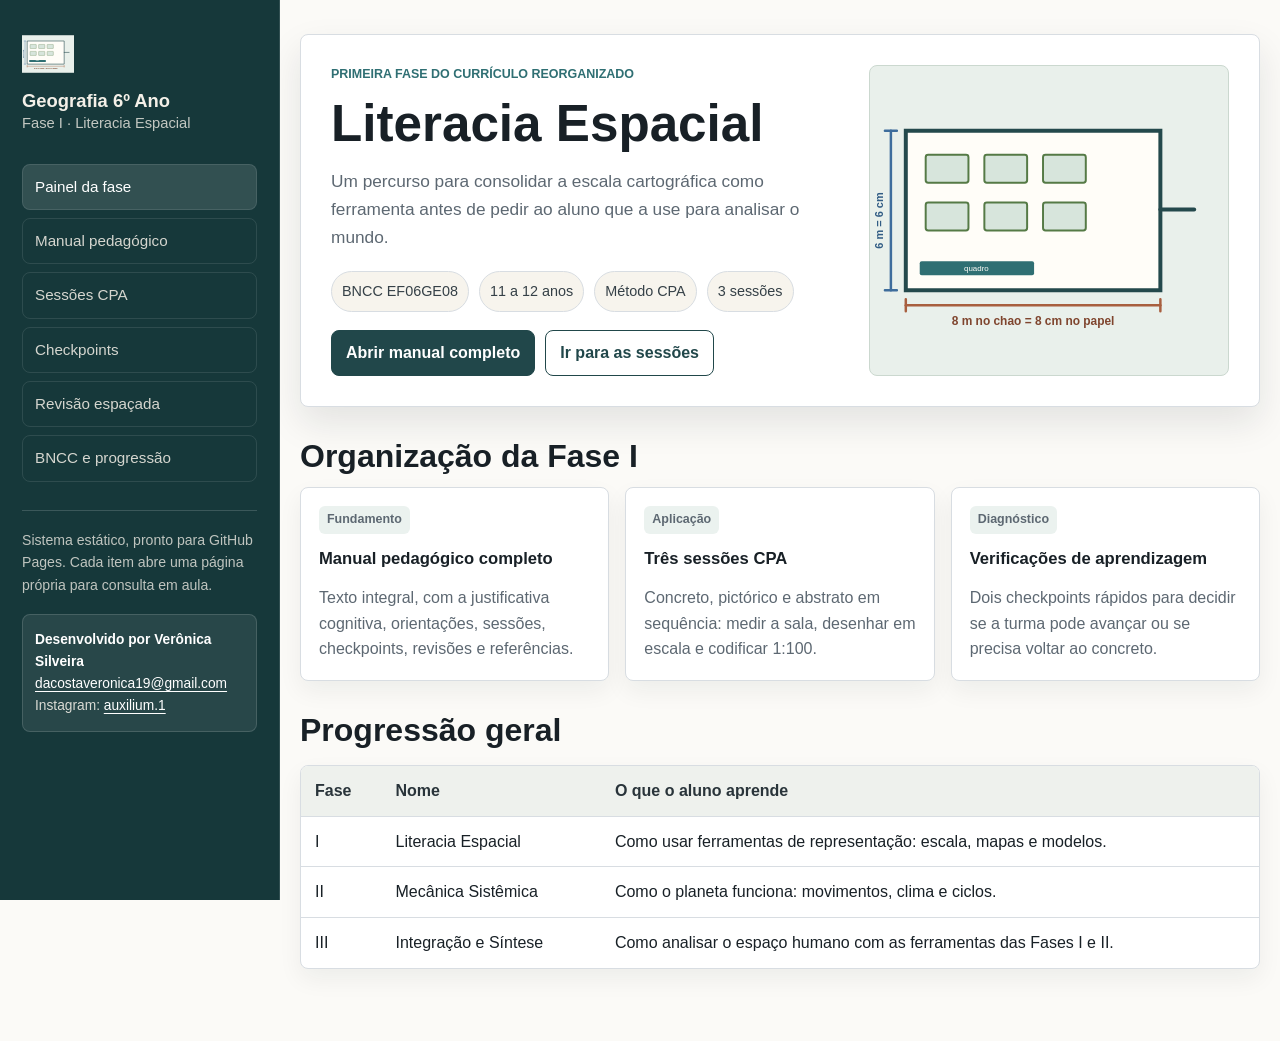
<file: Geografia/index.html>
<!doctype html>
<html lang="pt-BR">
<head>
  <meta charset="utf-8">
  <meta name="viewport" content="width=device-width, initial-scale=1">
  <title>Literacia Espacial | Geografia 6º Ano</title>
  <link rel="stylesheet" href="assets/styles.css">
</head>
<body>
  <div class="app-shell">
    <aside class="sidebar">
      <div class="brand">
        <img class="brand-mark" src="assets/planta-sala.svg" alt="">
        <div>
          <h1>Geografia 6º Ano</h1>
          <p>Fase I · Literacia Espacial</p>
        </div>
      </div>
      <nav class="nav" aria-label="Navegação principal">
        <a href="index.html">Painel da fase</a>
        <a href="pages/manual.html">Manual pedagógico</a>
        <a href="pages/sessoes.html">Sessões CPA</a>
        <a href="pages/checkpoints.html">Checkpoints</a>
        <a href="pages/revisao.html">Revisão espaçada</a>
        <a href="pages/bncc.html">BNCC e progressão</a>
      </nav>
      <p class="sidebar-note">Sistema estático, pronto para GitHub Pages. Cada item abre uma página própria para consulta em aula.</p>
      <div class="credit">
        <strong>Desenvolvido por Verônica Silveira</strong>
        <a href="mailto:dacostaveronica19@gmail.com">dacostaveronica19@gmail.com</a><br>
        Instagram: <a href="https://www.instagram.com/auxilium.1/">auxilium.1</a>
      </div>
    </aside>
    <main class="content">
      <div class="page">
        <section class="hero">
          <div>
            <p class="eyebrow">Primeira fase do currículo reorganizado</p>
            <h1>Literacia Espacial</h1>
            <p class="lead">Um percurso para consolidar a escala cartográfica como ferramenta antes de pedir ao aluno que a use para analisar o mundo.</p>
            <div class="meta-strip">
              <span class="pill">BNCC EF06GE08</span>
              <span class="pill">11 a 12 anos</span>
              <span class="pill">Método CPA</span>
              <span class="pill">3 sessões</span>
            </div>
            <div class="actions">
              <a class="button" href="pages/manual.html">Abrir manual completo</a>
              <a class="button secondary" href="pages/sessoes.html">Ir para as sessões</a>
            </div>
          </div>
          <div class="map-panel">
            <img src="assets/planta-sala.svg" alt="Planta simplificada da sala medida em escala">
          </div>
        </section>

        <section class="section">
          <h2>Organização da Fase I</h2>
          <div class="grid">
            <a class="card" href="pages/manual.html">
              <span class="tag">Fundamento</span>
              <strong>Manual pedagógico completo</strong>
              <span>Texto integral, com a justificativa cognitiva, orientações, sessões, checkpoints, revisões e referências.</span>
            </a>
            <a class="card" href="pages/sessoes.html">
              <span class="tag">Aplicação</span>
              <strong>Três sessões CPA</strong>
              <span>Concreto, pictórico e abstrato em sequência: medir a sala, desenhar em escala e codificar 1:100.</span>
            </a>
            <a class="card" href="pages/checkpoints.html">
              <span class="tag">Diagnóstico</span>
              <strong>Verificações de aprendizagem</strong>
              <span>Dois checkpoints rápidos para decidir se a turma pode avançar ou se precisa voltar ao concreto.</span>
            </a>
          </div>
        </section>

        <section class="section">
          <h2>Progressão geral</h2>
          <div class="table-wrap">
            <table>
              <thead>
                <tr><th>Fase</th><th>Nome</th><th>O que o aluno aprende</th></tr>
              </thead>
              <tbody>
                <tr><td>I</td><td>Literacia Espacial</td><td>Como usar ferramentas de representação: escala, mapas e modelos.</td></tr>
                <tr><td>II</td><td>Mecânica Sistêmica</td><td>Como o planeta funciona: movimentos, clima e ciclos.</td></tr>
                <tr><td>III</td><td>Integração e Síntese</td><td>Como analisar o espaço humano com as ferramentas das Fases I e II.</td></tr>
              </tbody>
            </table>
          </div>
        </section>
      </div>
    </main>
  </div>
  <script src="assets/app.js"></script>
</body>
</html>
</file>
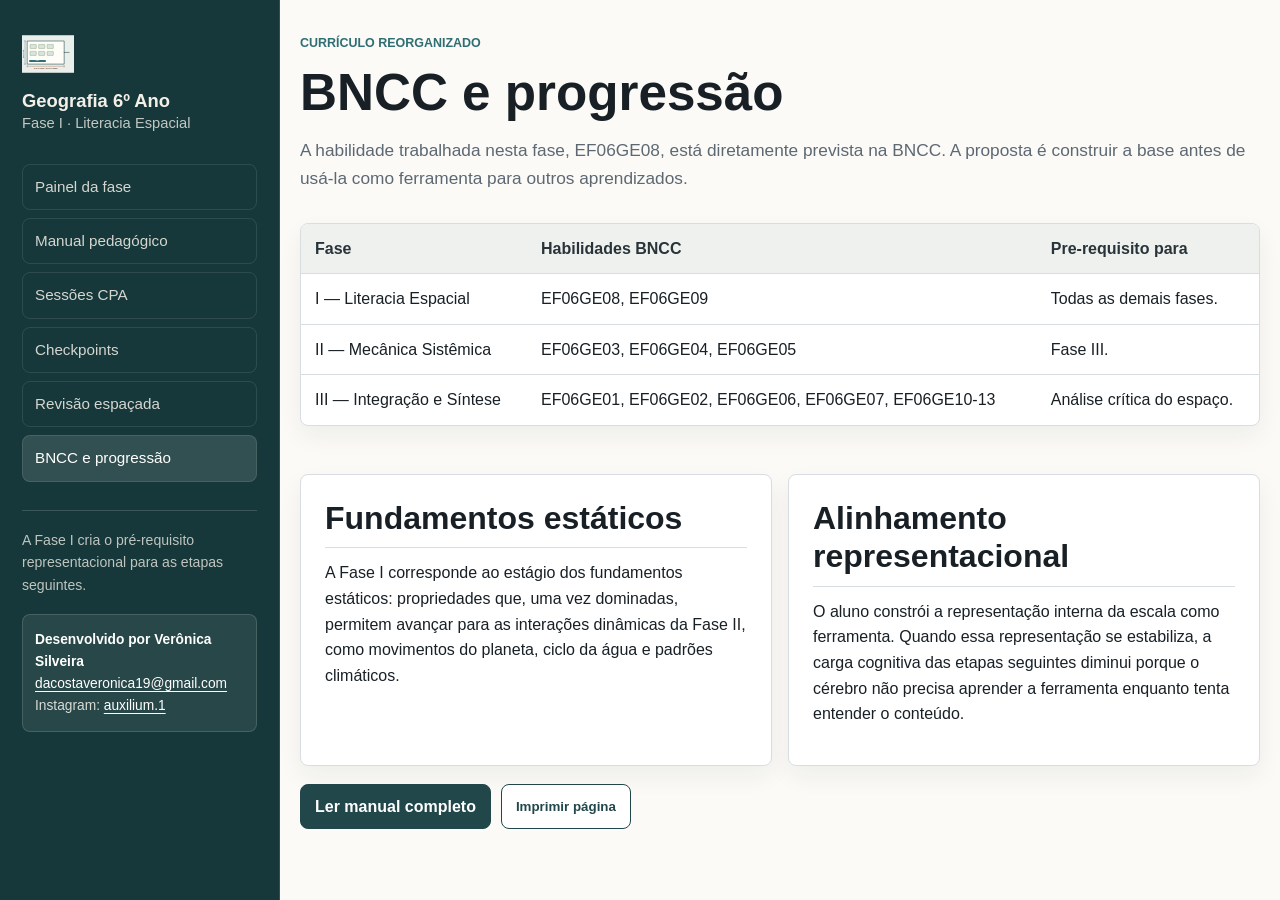
<file: pages/bncc.html>
<!doctype html>
<html lang="pt-BR">
<head>
  <meta charset="utf-8">
  <meta name="viewport" content="width=device-width, initial-scale=1">
  <title>BNCC e progressão | Literacia Espacial</title>
  <link rel="stylesheet" href="../assets/styles.css">
</head>
<body>
  <div class="app-shell">
    <aside class="sidebar">
      <div class="brand">
        <img class="brand-mark" src="../assets/planta-sala.svg" alt="">
        <div><h1>Geografia 6º Ano</h1><p>Fase I · Literacia Espacial</p></div>
      </div>
      <nav class="nav" aria-label="Navegação principal">
        <a href="../index.html">Painel da fase</a>
        <a href="manual.html">Manual pedagógico</a>
        <a href="sessoes.html">Sessões CPA</a>
        <a href="checkpoints.html">Checkpoints</a>
        <a href="revisao.html">Revisão espaçada</a>
        <a href="bncc.html">BNCC e progressão</a>
      </nav>
      <p class="sidebar-note">A Fase I cria o pré-requisito representacional para as etapas seguintes.</p>
      <div class="credit">
        <strong>Desenvolvido por Verônica Silveira</strong>
        <a href="mailto:dacostaveronica19@gmail.com">dacostaveronica19@gmail.com</a><br>
        Instagram: <a href="https://www.instagram.com/auxilium.1/">auxilium.1</a>
      </div>
    </aside>
    <main class="content">
      <div class="page">
        <p class="eyebrow">Currículo reorganizado</p>
        <h1>BNCC e progressão</h1>
        <p class="lead">A habilidade trabalhada nesta fase, EF06GE08, está diretamente prevista na BNCC. A proposta é construir a base antes de usá-la como ferramenta para outros aprendizados.</p>

        <section class="section">
          <div class="table-wrap">
            <table>
              <thead><tr><th>Fase</th><th>Habilidades BNCC</th><th>Pre-requisito para</th></tr></thead>
              <tbody>
                <tr><td>I — Literacia Espacial</td><td>EF06GE08, EF06GE09</td><td>Todas as demais fases.</td></tr>
                <tr><td>II — Mecânica Sistêmica</td><td>EF06GE03, EF06GE04, EF06GE05</td><td>Fase III.</td></tr>
                <tr><td>III — Integração e Síntese</td><td>EF06GE01, EF06GE02, EF06GE06, EF06GE07, EF06GE10-13</td><td>Análise crítica do espaço.</td></tr>
              </tbody>
            </table>
          </div>
        </section>

        <section class="section grid two">
          <div class="manual-section">
            <h2>Fundamentos estáticos</h2>
            <p>A Fase I corresponde ao estágio dos fundamentos estáticos: propriedades que, uma vez dominadas, permitem avançar para as interações dinâmicas da Fase II, como movimentos do planeta, ciclo da água e padrões climáticos.</p>
          </div>
          <div class="manual-section">
            <h2>Alinhamento representacional</h2>
            <p>O aluno constrói a representação interna da escala como ferramenta. Quando essa representação se estabiliza, a carga cognitiva das etapas seguintes diminui porque o cérebro não precisa aprender a ferramenta enquanto tenta entender o conteúdo.</p>
          </div>
        </section>

        <div class="actions">
          <a class="button" href="manual.html">Ler manual completo</a>
          <button class="button secondary print-button" type="button" data-print>Imprimir página</button>
        </div>
      </div>
    </main>
  </div>
  <script src="../assets/app.js"></script>
</body>
</html>
</file>
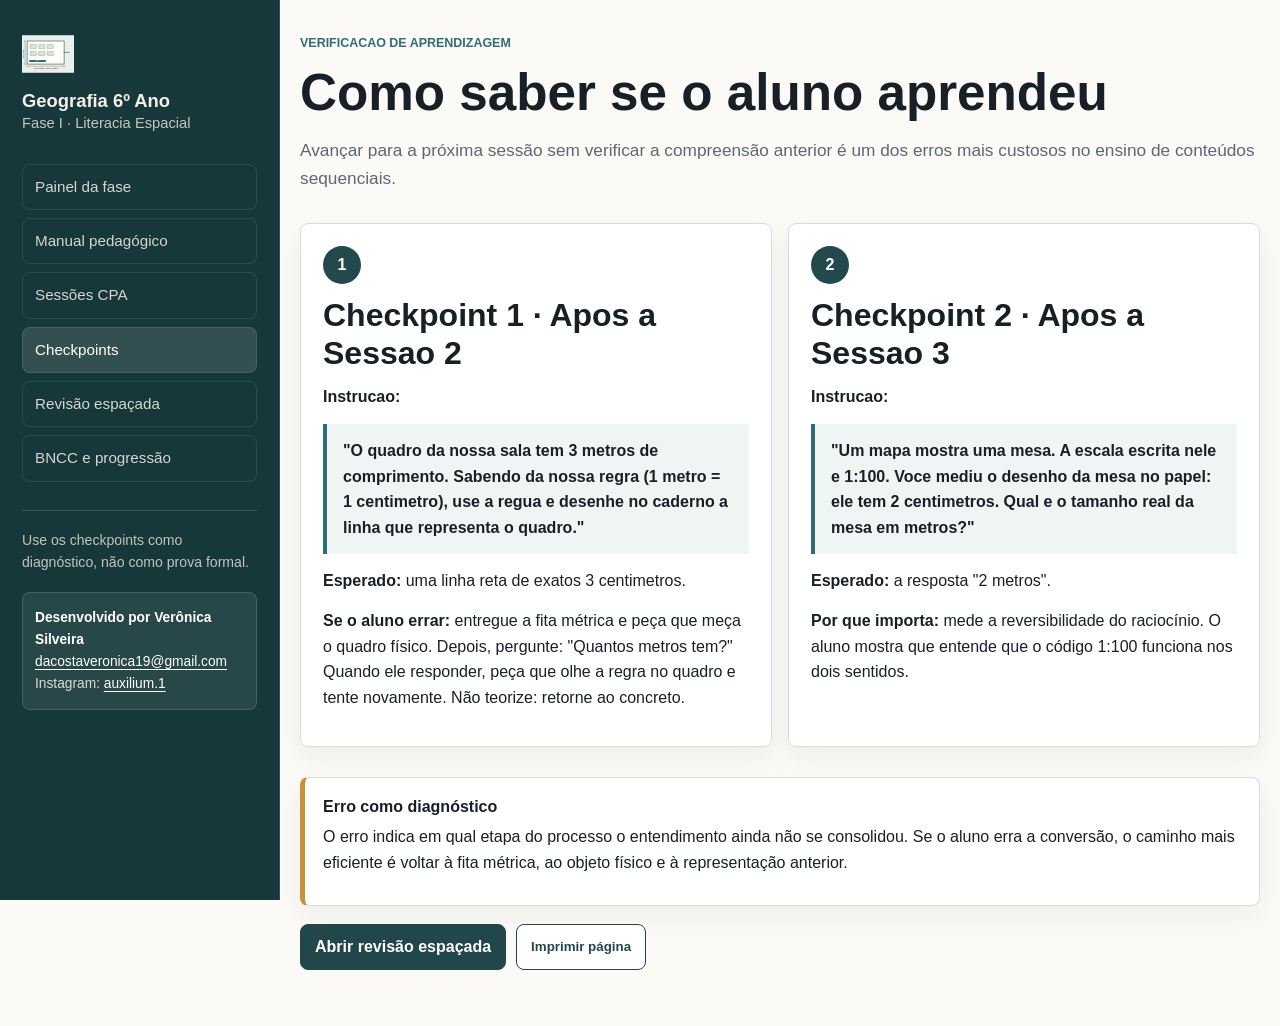
<file: pages/checkpoints.html>
<!doctype html>
<html lang="pt-BR">
<head>
  <meta charset="utf-8">
  <meta name="viewport" content="width=device-width, initial-scale=1">
  <title>Checkpoints | Literacia Espacial</title>
  <link rel="stylesheet" href="../assets/styles.css">
</head>
<body>
  <div class="app-shell">
    <aside class="sidebar">
      <div class="brand">
        <img class="brand-mark" src="../assets/planta-sala.svg" alt="">
        <div><h1>Geografia 6º Ano</h1><p>Fase I · Literacia Espacial</p></div>
      </div>
      <nav class="nav" aria-label="Navegação principal">
        <a href="../index.html">Painel da fase</a>
        <a href="manual.html">Manual pedagógico</a>
        <a href="sessoes.html">Sessões CPA</a>
        <a href="checkpoints.html">Checkpoints</a>
        <a href="revisao.html">Revisão espaçada</a>
        <a href="bncc.html">BNCC e progressão</a>
      </nav>
      <p class="sidebar-note">Use os checkpoints como diagnóstico, não como prova formal.</p>
      <div class="credit">
        <strong>Desenvolvido por Verônica Silveira</strong>
        <a href="mailto:dacostaveronica19@gmail.com">dacostaveronica19@gmail.com</a><br>
        Instagram: <a href="https://www.instagram.com/auxilium.1/">auxilium.1</a>
      </div>
    </aside>
    <main class="content">
      <div class="page">
        <p class="eyebrow">Verificacao de aprendizagem</p>
        <h1>Como saber se o aluno aprendeu</h1>
        <p class="lead">Avançar para a próxima sessão sem verificar a compreensão anterior é um dos erros mais custosos no ensino de conteúdos sequenciais.</p>

        <section class="section grid two">
          <article class="lesson">
            <span class="number">1</span>
            <h2>Checkpoint 1 · Apos a Sessao 2</h2>
            <p><strong>Instrucao:</strong></p>
            <p class="quote">"O quadro da nossa sala tem 3 metros de comprimento. Sabendo da nossa regra (1 metro = 1 centimetro), use a regua e desenhe no caderno a linha que representa o quadro."</p>
            <p><strong>Esperado:</strong> uma linha reta de exatos 3 centimetros.</p>
            <p><strong>Se o aluno errar:</strong> entregue a fita métrica e peça que meça o quadro físico. Depois, pergunte: "Quantos metros tem?" Quando ele responder, peça que olhe a regra no quadro e tente novamente. Não teorize: retorne ao concreto.</p>
          </article>

          <article class="lesson">
            <span class="number">2</span>
            <h2>Checkpoint 2 · Apos a Sessao 3</h2>
            <p><strong>Instrucao:</strong></p>
            <p class="quote">"Um mapa mostra uma mesa. A escala escrita nele e 1:100. Voce mediu o desenho da mesa no papel: ele tem 2 centimetros. Qual e o tamanho real da mesa em metros?"</p>
            <p><strong>Esperado:</strong> a resposta "2 metros".</p>
            <p><strong>Por que importa:</strong> mede a reversibilidade do raciocínio. O aluno mostra que entende que o código 1:100 funciona nos dois sentidos.</p>
          </article>
        </section>

        <section class="section">
          <div class="notice">
            <strong>Erro como diagnóstico</strong>
            <p>O erro indica em qual etapa do processo o entendimento ainda não se consolidou. Se o aluno erra a conversão, o caminho mais eficiente é voltar à fita métrica, ao objeto físico e à representação anterior.</p>
          </div>
        </section>

        <div class="actions">
          <a class="button" href="revisao.html">Abrir revisão espaçada</a>
          <button class="button secondary print-button" type="button" data-print>Imprimir página</button>
        </div>
      </div>
    </main>
  </div>
  <script src="../assets/app.js"></script>
</body>
</html>
</file>
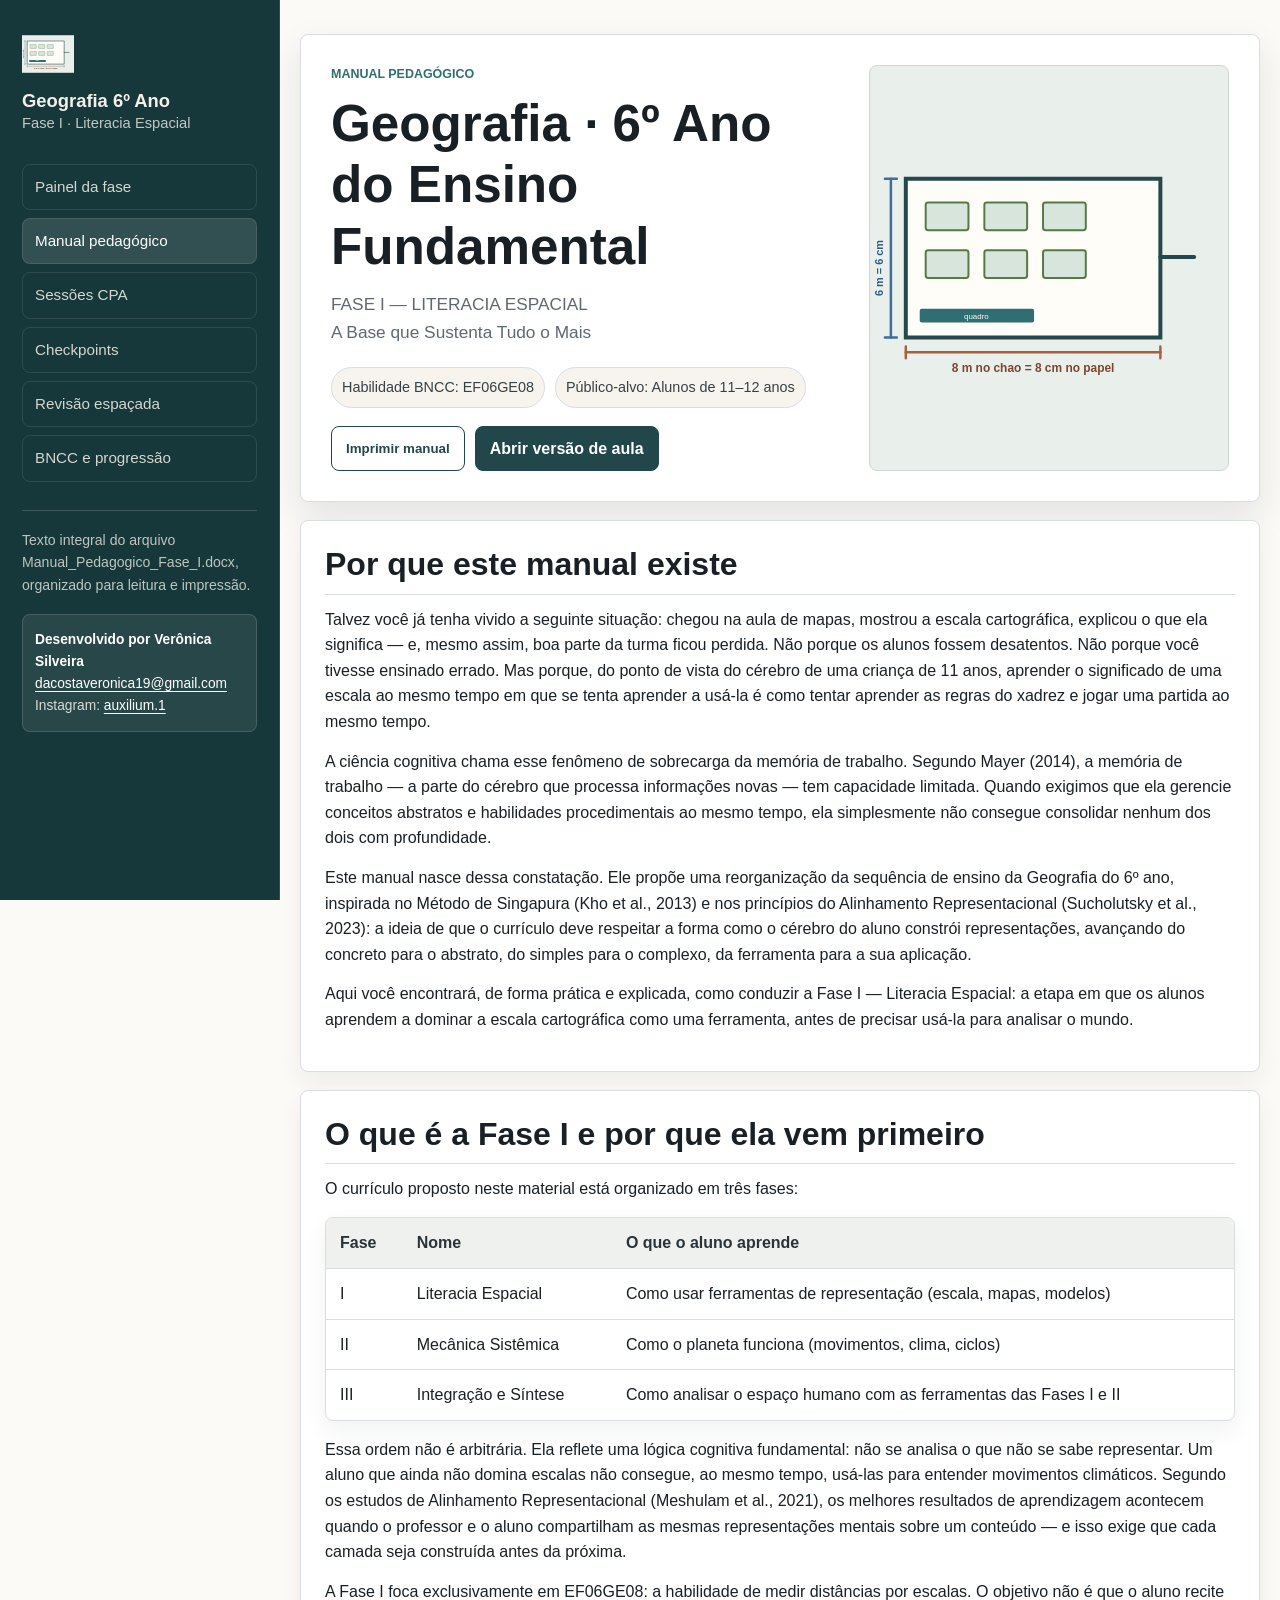
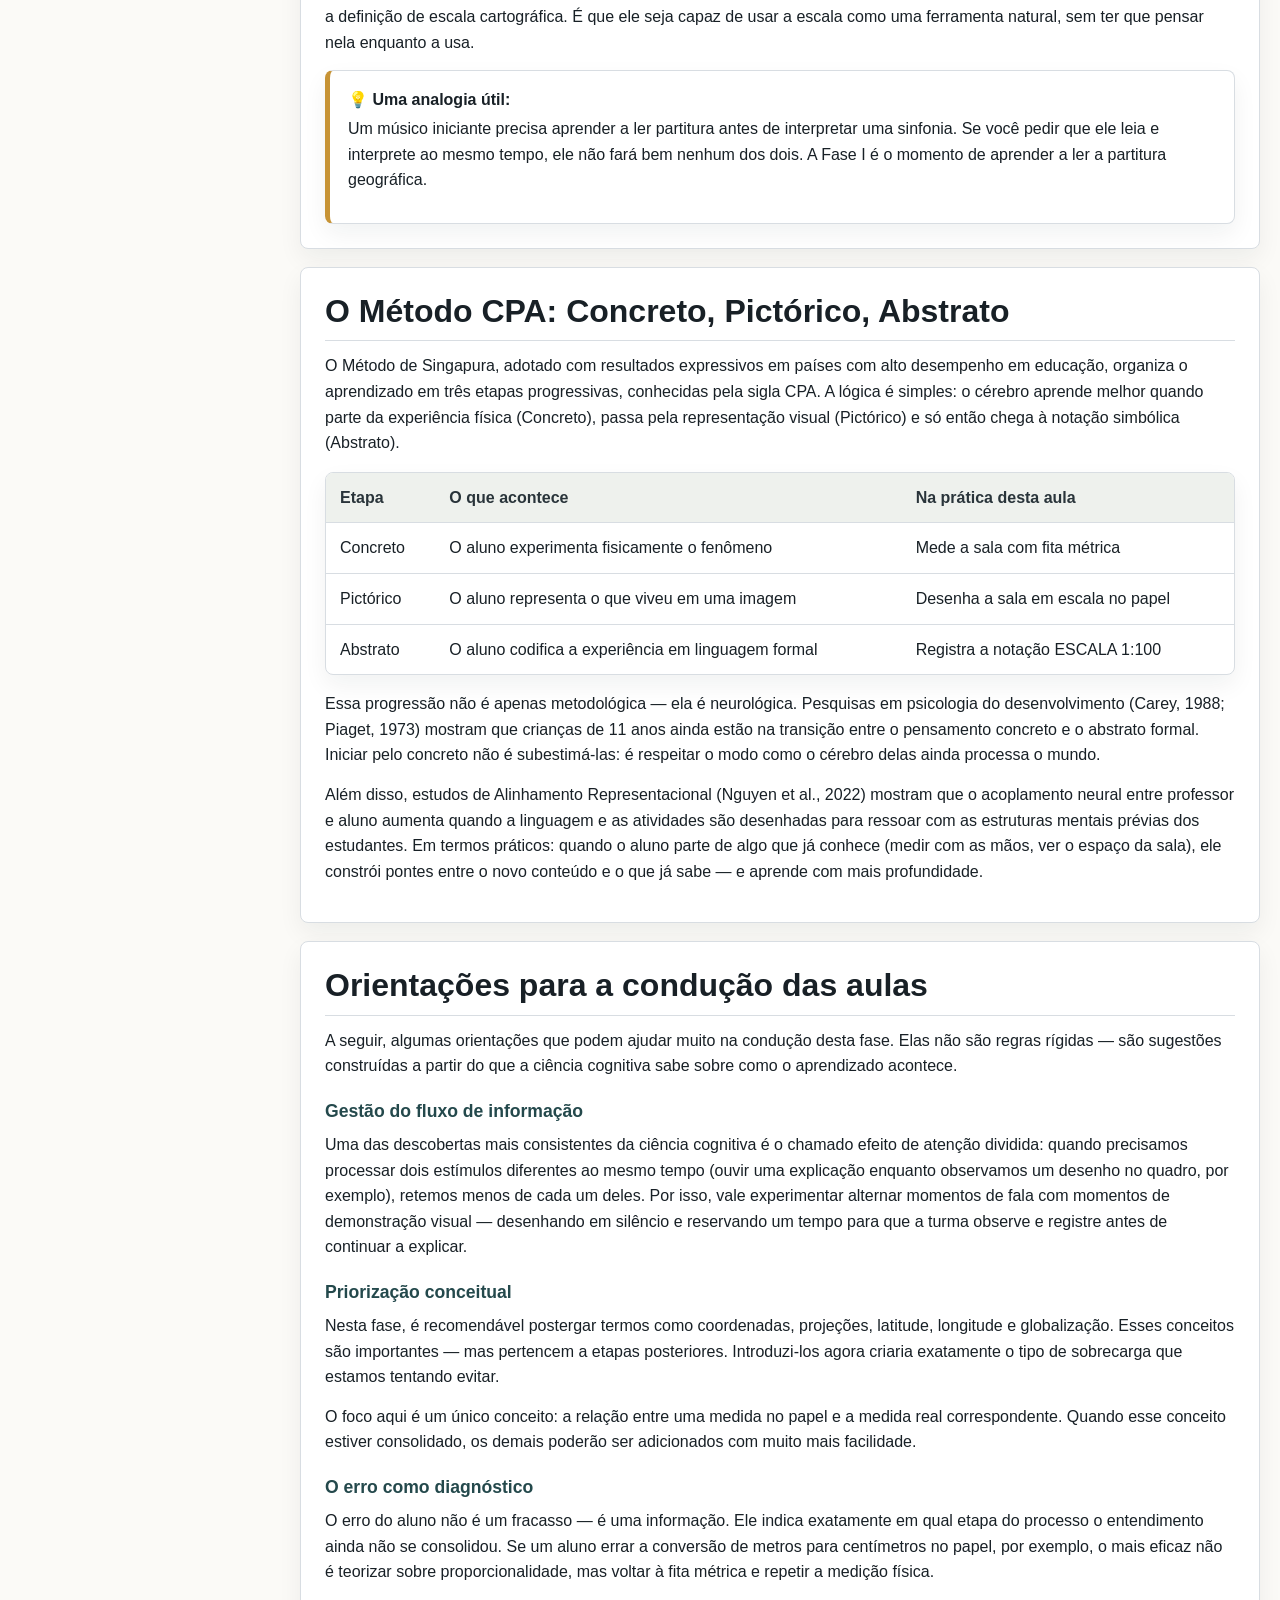
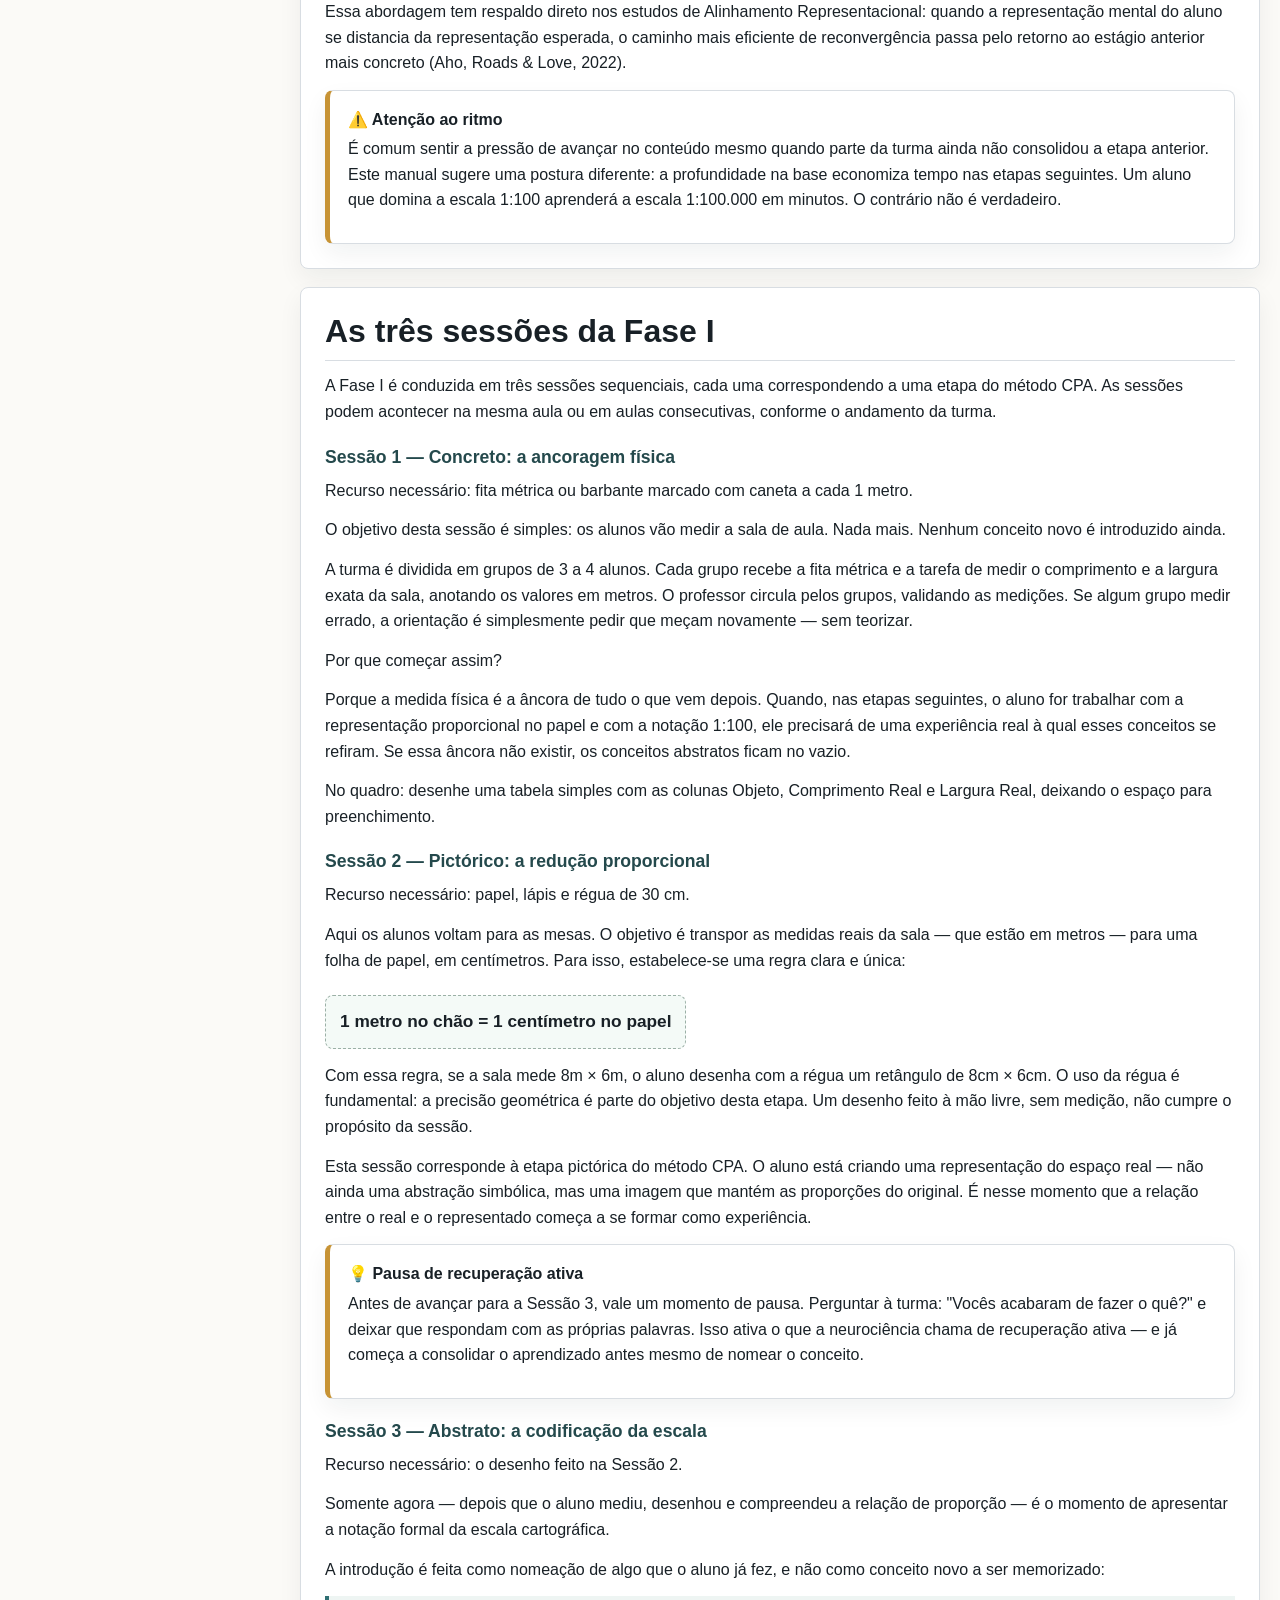
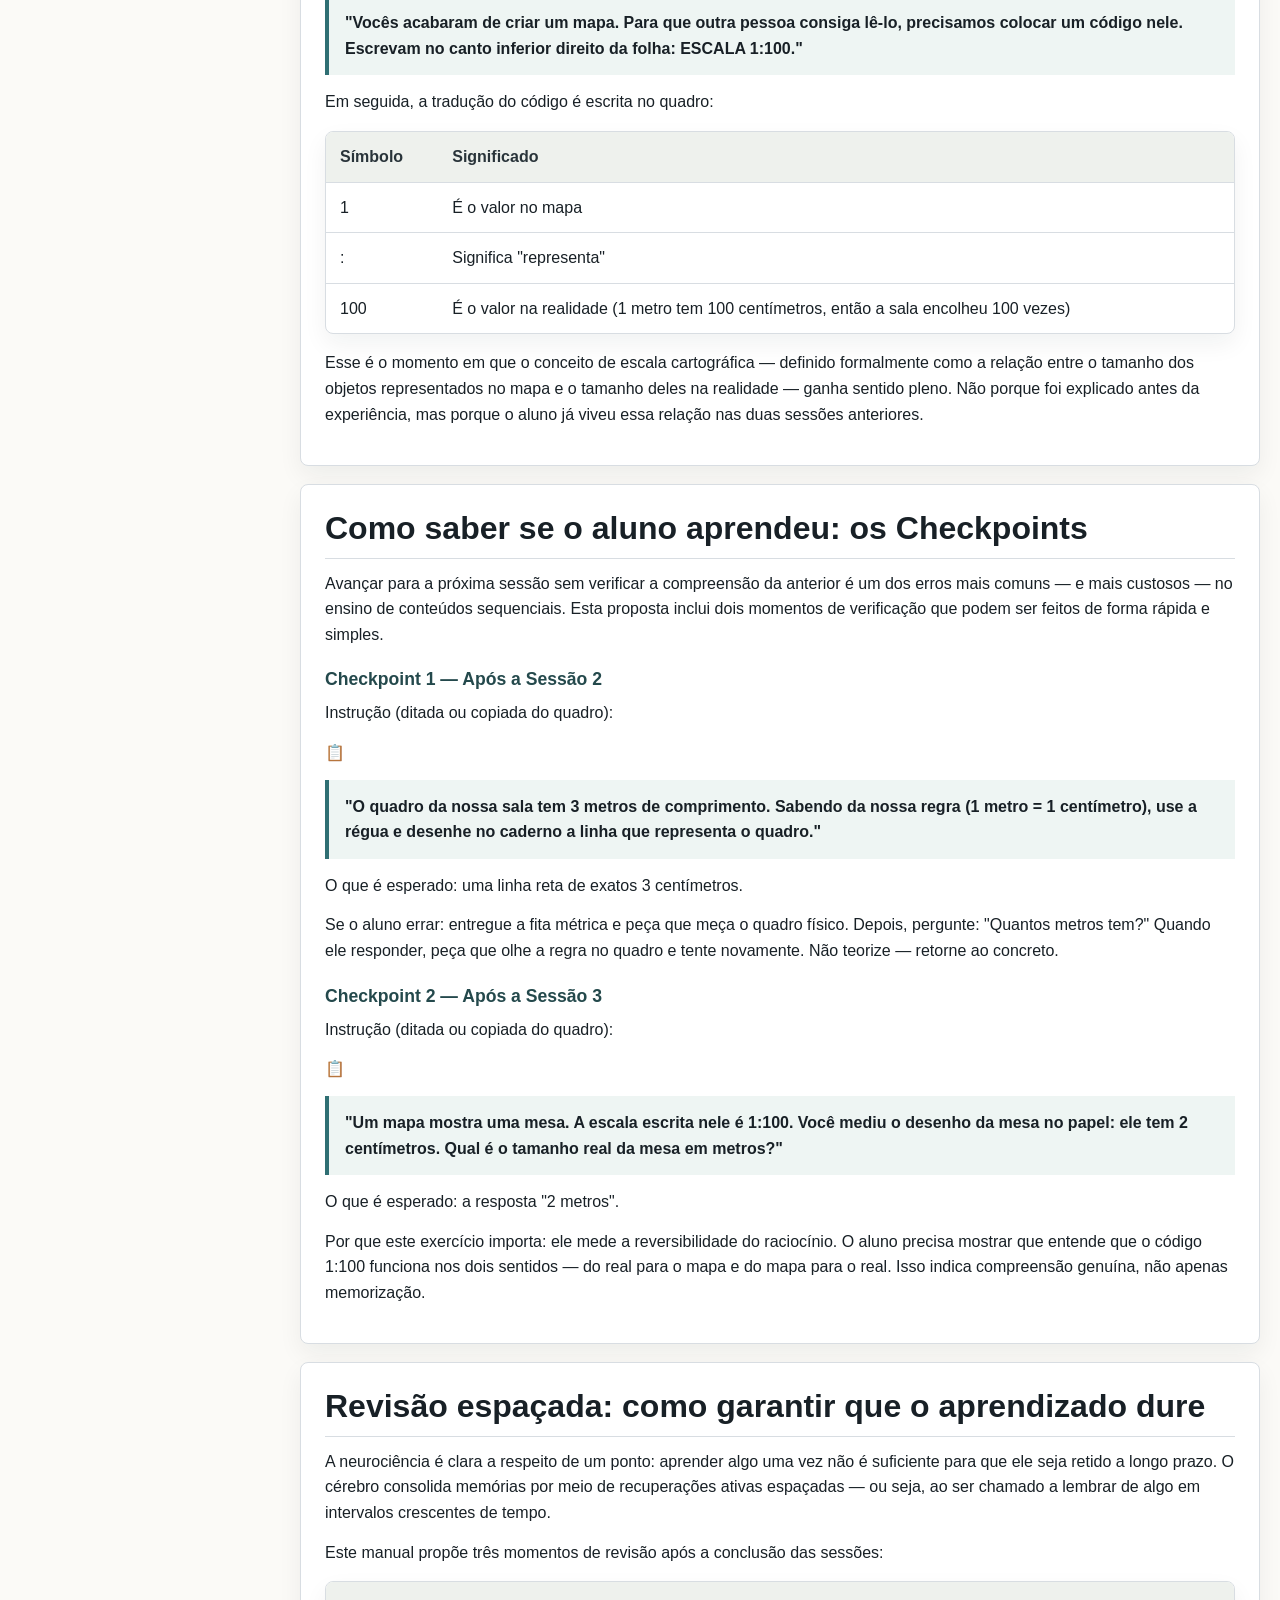
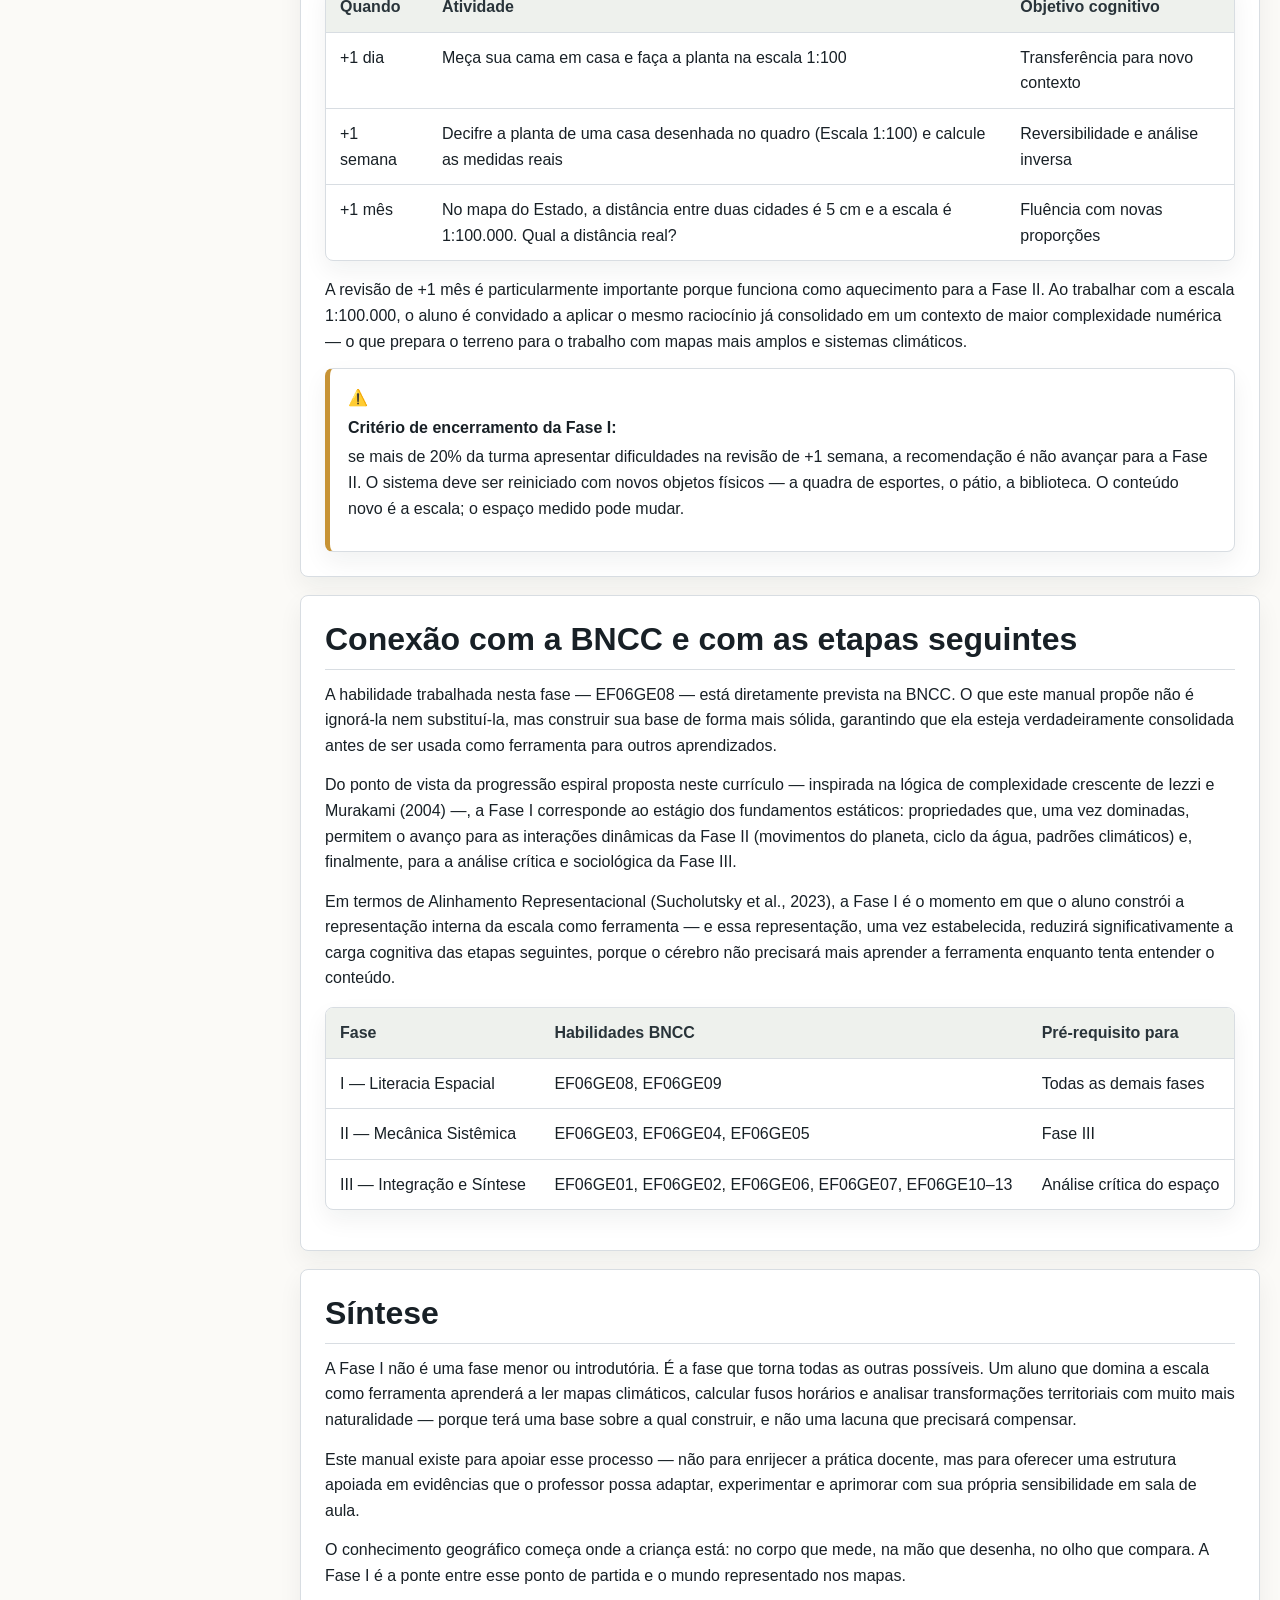
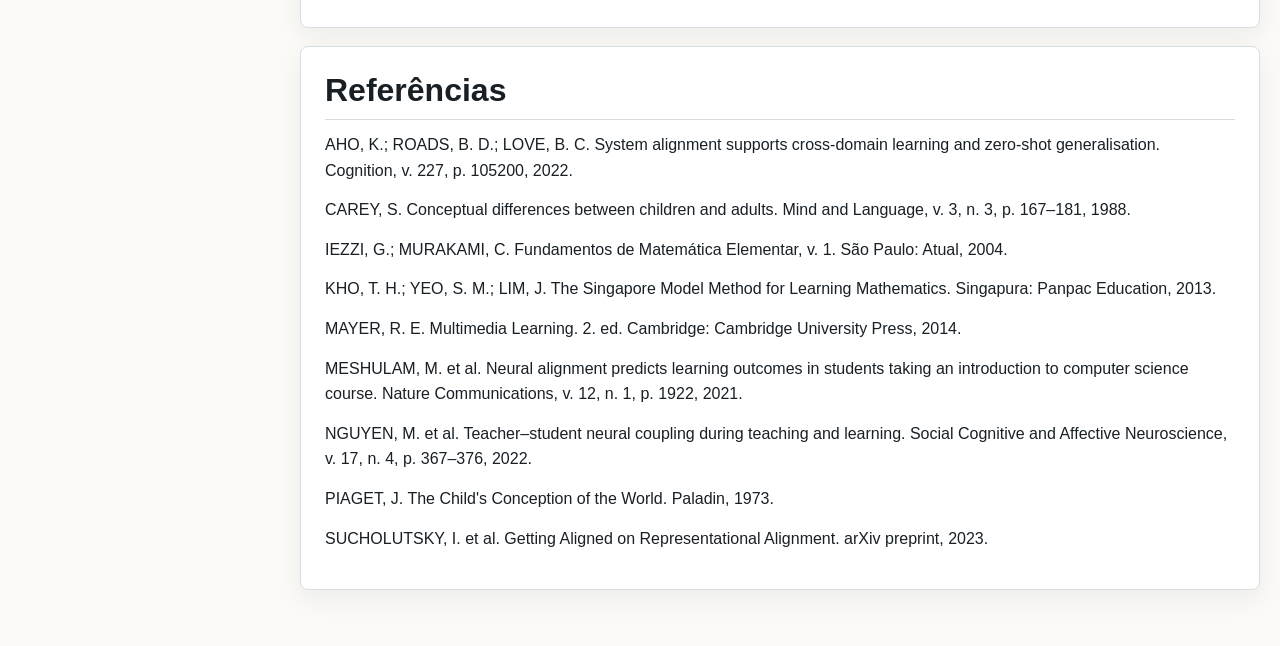
<file: pages/manual.html>
<!doctype html>
<html lang="pt-BR">
<head>
  <meta charset="utf-8">
  <meta name="viewport" content="width=device-width, initial-scale=1">
  <title>Manual pedagógico completo | Literacia Espacial</title>
  <link rel="stylesheet" href="../assets/styles.css">
</head>
<body>
  <div class="app-shell">
    <aside class="sidebar">
      <div class="brand">
        <img class="brand-mark" src="../assets/planta-sala.svg" alt="">
        <div><h1>Geografia 6º Ano</h1><p>Fase I · Literacia Espacial</p></div>
      </div>
      <nav class="nav" aria-label="Navegação principal">
        <a href="../index.html">Painel da fase</a>
        <a href="manual.html">Manual pedagógico</a>
        <a href="sessoes.html">Sessões CPA</a>
        <a href="checkpoints.html">Checkpoints</a>
        <a href="revisao.html">Revisão espaçada</a>
        <a href="bncc.html">BNCC e progressão</a>
      </nav>
      <p class="sidebar-note">Texto integral do arquivo Manual_Pedagogico_Fase_I.docx, organizado para leitura e impressão.</p>
      <div class="credit">
        <strong>Desenvolvido por Verônica Silveira</strong>
        <a href="mailto:dacostaveronica19@gmail.com">dacostaveronica19@gmail.com</a><br>
        Instagram: <a href="https://www.instagram.com/auxilium.1/">auxilium.1</a>
      </div>
    </aside>
    <main class="content">
      <div class="page">
        <section class="hero">
          <div>
            <p class="eyebrow">MANUAL PEDAGÓGICO</p>
            <h1>Geografia · 6º Ano do Ensino Fundamental</h1>
            <p class="lead">FASE I — LITERACIA ESPACIAL<br>A Base que Sustenta Tudo o Mais</p>
            <div class="meta-strip">
              <span class="pill">Habilidade BNCC: EF06GE08</span>
              <span class="pill">Público-alvo: Alunos de 11–12 anos</span>
            </div>
            <div class="actions">
              <button class="button secondary print-button" type="button" data-print>Imprimir manual</button>
              <a class="button" href="sessoes.html">Abrir versão de aula</a>
            </div>
          </div>
          <div class="map-panel">
            <img src="../assets/planta-sala.svg" alt="Planta simplificada da sala medida em escala">
          </div>
        </section>

        <section class="manual-section">
          <h2>Por que este manual existe</h2>
          <p>Talvez você já tenha vivido a seguinte situação: chegou na aula de mapas, mostrou a escala cartográfica, explicou o que ela significa — e, mesmo assim, boa parte da turma ficou perdida. Não porque os alunos fossem desatentos. Não porque você tivesse ensinado errado. Mas porque, do ponto de vista do cérebro de uma criança de 11 anos, aprender o significado de uma escala ao mesmo tempo em que se tenta aprender a usá-la é como tentar aprender as regras do xadrez e jogar uma partida ao mesmo tempo.</p>
          <p>A ciência cognitiva chama esse fenômeno de sobrecarga da memória de trabalho. Segundo Mayer (2014), a memória de trabalho — a parte do cérebro que processa informações novas — tem capacidade limitada. Quando exigimos que ela gerencie conceitos abstratos e habilidades procedimentais ao mesmo tempo, ela simplesmente não consegue consolidar nenhum dos dois com profundidade.</p>
          <p>Este manual nasce dessa constatação. Ele propõe uma reorganização da sequência de ensino da Geografia do 6º ano, inspirada no Método de Singapura (Kho et al., 2013) e nos princípios do Alinhamento Representacional (Sucholutsky et al., 2023): a ideia de que o currículo deve respeitar a forma como o cérebro do aluno constrói representações, avançando do concreto para o abstrato, do simples para o complexo, da ferramenta para a sua aplicação.</p>
          <p>Aqui você encontrará, de forma prática e explicada, como conduzir a Fase I — Literacia Espacial: a etapa em que os alunos aprendem a dominar a escala cartográfica como uma ferramenta, antes de precisar usá-la para analisar o mundo.</p>
        </section>

        <section class="manual-section">
          <h2>O que é a Fase I e por que ela vem primeiro</h2>
          <p>O currículo proposto neste material está organizado em três fases:</p>
          <div class="table-wrap">
            <table>
              <thead><tr><th>Fase</th><th>Nome</th><th>O que o aluno aprende</th></tr></thead>
              <tbody>
                <tr><td>I</td><td>Literacia Espacial</td><td>Como usar ferramentas de representação (escala, mapas, modelos)</td></tr>
                <tr><td>II</td><td>Mecânica Sistêmica</td><td>Como o planeta funciona (movimentos, clima, ciclos)</td></tr>
                <tr><td>III</td><td>Integração e Síntese</td><td>Como analisar o espaço humano com as ferramentas das Fases I e II</td></tr>
              </tbody>
            </table>
          </div>
          <p>Essa ordem não é arbitrária. Ela reflete uma lógica cognitiva fundamental: não se analisa o que não se sabe representar. Um aluno que ainda não domina escalas não consegue, ao mesmo tempo, usá-las para entender movimentos climáticos. Segundo os estudos de Alinhamento Representacional (Meshulam et al., 2021), os melhores resultados de aprendizagem acontecem quando o professor e o aluno compartilham as mesmas representações mentais sobre um conteúdo — e isso exige que cada camada seja construída antes da próxima.</p>
          <p>A Fase I foca exclusivamente em EF06GE08: a habilidade de medir distâncias por escalas. O objetivo não é que o aluno recite a definição de escala cartográfica. É que ele seja capaz de usar a escala como uma ferramenta natural, sem ter que pensar nela enquanto a usa.</p>
          <div class="notice">
            <strong>💡 Uma analogia útil:</strong>
            <p>Um músico iniciante precisa aprender a ler partitura antes de interpretar uma sinfonia. Se você pedir que ele leia e interprete ao mesmo tempo, ele não fará bem nenhum dos dois. A Fase I é o momento de aprender a ler a partitura geográfica.</p>
          </div>
        </section>

        <section class="manual-section">
          <h2>O Método CPA: Concreto, Pictórico, Abstrato</h2>
          <p>O Método de Singapura, adotado com resultados expressivos em países com alto desempenho em educação, organiza o aprendizado em três etapas progressivas, conhecidas pela sigla CPA. A lógica é simples: o cérebro aprende melhor quando parte da experiência física (Concreto), passa pela representação visual (Pictórico) e só então chega à notação simbólica (Abstrato).</p>
          <div class="table-wrap">
            <table>
              <thead><tr><th>Etapa</th><th>O que acontece</th><th>Na prática desta aula</th></tr></thead>
              <tbody>
                <tr><td>Concreto</td><td>O aluno experimenta fisicamente o fenômeno</td><td>Mede a sala com fita métrica</td></tr>
                <tr><td>Pictórico</td><td>O aluno representa o que viveu em uma imagem</td><td>Desenha a sala em escala no papel</td></tr>
                <tr><td>Abstrato</td><td>O aluno codifica a experiência em linguagem formal</td><td>Registra a notação ESCALA 1:100</td></tr>
              </tbody>
            </table>
          </div>
          <p>Essa progressão não é apenas metodológica — ela é neurológica. Pesquisas em psicologia do desenvolvimento (Carey, 1988; Piaget, 1973) mostram que crianças de 11 anos ainda estão na transição entre o pensamento concreto e o abstrato formal. Iniciar pelo concreto não é subestimá-las: é respeitar o modo como o cérebro delas ainda processa o mundo.</p>
          <p>Além disso, estudos de Alinhamento Representacional (Nguyen et al., 2022) mostram que o acoplamento neural entre professor e aluno aumenta quando a linguagem e as atividades são desenhadas para ressoar com as estruturas mentais prévias dos estudantes. Em termos práticos: quando o aluno parte de algo que já conhece (medir com as mãos, ver o espaço da sala), ele constrói pontes entre o novo conteúdo e o que já sabe — e aprende com mais profundidade.</p>
        </section>

        <section class="manual-section">
          <h2>Orientações para a condução das aulas</h2>
          <p>A seguir, algumas orientações que podem ajudar muito na condução desta fase. Elas não são regras rígidas — são sugestões construídas a partir do que a ciência cognitiva sabe sobre como o aprendizado acontece.</p>
          <h3>Gestão do fluxo de informação</h3>
          <p>Uma das descobertas mais consistentes da ciência cognitiva é o chamado efeito de atenção dividida: quando precisamos processar dois estímulos diferentes ao mesmo tempo (ouvir uma explicação enquanto observamos um desenho no quadro, por exemplo), retemos menos de cada um deles. Por isso, vale experimentar alternar momentos de fala com momentos de demonstração visual — desenhando em silêncio e reservando um tempo para que a turma observe e registre antes de continuar a explicar.</p>
          <h3>Priorização conceitual</h3>
          <p>Nesta fase, é recomendável postergar termos como coordenadas, projeções, latitude, longitude e globalização. Esses conceitos são importantes — mas pertencem a etapas posteriores. Introduzi-los agora criaria exatamente o tipo de sobrecarga que estamos tentando evitar.</p>
          <p>O foco aqui é um único conceito: a relação entre uma medida no papel e a medida real correspondente. Quando esse conceito estiver consolidado, os demais poderão ser adicionados com muito mais facilidade.</p>
          <h3>O erro como diagnóstico</h3>
          <p>O erro do aluno não é um fracasso — é uma informação. Ele indica exatamente em qual etapa do processo o entendimento ainda não se consolidou. Se um aluno errar a conversão de metros para centímetros no papel, por exemplo, o mais eficaz não é teorizar sobre proporcionalidade, mas voltar à fita métrica e repetir a medição física.</p>
          <p>Essa abordagem tem respaldo direto nos estudos de Alinhamento Representacional: quando a representação mental do aluno se distancia da representação esperada, o caminho mais eficiente de reconvergência passa pelo retorno ao estágio anterior mais concreto (Aho, Roads & Love, 2022).</p>
          <div class="notice">
            <strong>⚠️ Atenção ao ritmo</strong>
            <p>É comum sentir a pressão de avançar no conteúdo mesmo quando parte da turma ainda não consolidou a etapa anterior. Este manual sugere uma postura diferente: a profundidade na base economiza tempo nas etapas seguintes. Um aluno que domina a escala 1:100 aprenderá a escala 1:100.000 em minutos. O contrário não é verdadeiro.</p>
          </div>
        </section>

        <section class="manual-section">
          <h2>As três sessões da Fase I</h2>
          <p>A Fase I é conduzida em três sessões sequenciais, cada uma correspondendo a uma etapa do método CPA. As sessões podem acontecer na mesma aula ou em aulas consecutivas, conforme o andamento da turma.</p>
          <h3>Sessão 1 — Concreto: a ancoragem física</h3>
          <p>Recurso necessário: fita métrica ou barbante marcado com caneta a cada 1 metro.</p>
          <p>O objetivo desta sessão é simples: os alunos vão medir a sala de aula. Nada mais. Nenhum conceito novo é introduzido ainda.</p>
          <p>A turma é dividida em grupos de 3 a 4 alunos. Cada grupo recebe a fita métrica e a tarefa de medir o comprimento e a largura exata da sala, anotando os valores em metros. O professor circula pelos grupos, validando as medições. Se algum grupo medir errado, a orientação é simplesmente pedir que meçam novamente — sem teorizar.</p>
          <p>Por que começar assim?</p>
          <p>Porque a medida física é a âncora de tudo o que vem depois. Quando, nas etapas seguintes, o aluno for trabalhar com a representação proporcional no papel e com a notação 1:100, ele precisará de uma experiência real à qual esses conceitos se refiram. Se essa âncora não existir, os conceitos abstratos ficam no vazio.</p>
          <p>No quadro: desenhe uma tabela simples com as colunas Objeto, Comprimento Real e Largura Real, deixando o espaço para preenchimento.</p>
          <h3>Sessão 2 — Pictórico: a redução proporcional</h3>
          <p>Recurso necessário: papel, lápis e régua de 30 cm.</p>
          <p>Aqui os alunos voltam para as mesas. O objetivo é transpor as medidas reais da sala — que estão em metros — para uma folha de papel, em centímetros. Para isso, estabelece-se uma regra clara e única:</p>
          <p class="formula">1 metro no chão = 1 centímetro no papel</p>
          <p>Com essa regra, se a sala mede 8m × 6m, o aluno desenha com a régua um retângulo de 8cm × 6cm. O uso da régua é fundamental: a precisão geométrica é parte do objetivo desta etapa. Um desenho feito à mão livre, sem medição, não cumpre o propósito da sessão.</p>
          <p>Esta sessão corresponde à etapa pictórica do método CPA. O aluno está criando uma representação do espaço real — não ainda uma abstração simbólica, mas uma imagem que mantém as proporções do original. É nesse momento que a relação entre o real e o representado começa a se formar como experiência.</p>
          <div class="notice">
            <strong>💡 Pausa de recuperação ativa</strong>
            <p>Antes de avançar para a Sessão 3, vale um momento de pausa. Perguntar à turma: "Vocês acabaram de fazer o quê?" e deixar que respondam com as próprias palavras. Isso ativa o que a neurociência chama de recuperação ativa — e já começa a consolidar o aprendizado antes mesmo de nomear o conceito.</p>
          </div>
          <h3>Sessão 3 — Abstrato: a codificação da escala</h3>
          <p>Recurso necessário: o desenho feito na Sessão 2.</p>
          <p>Somente agora — depois que o aluno mediu, desenhou e compreendeu a relação de proporção — é o momento de apresentar a notação formal da escala cartográfica.</p>
          <p>A introdução é feita como nomeação de algo que o aluno já fez, e não como conceito novo a ser memorizado:</p>
          <p class="quote">"Vocês acabaram de criar um mapa. Para que outra pessoa consiga lê-lo, precisamos colocar um código nele. Escrevam no canto inferior direito da folha: ESCALA 1:100."</p>
          <p>Em seguida, a tradução do código é escrita no quadro:</p>
          <div class="table-wrap">
            <table>
              <thead><tr><th>Símbolo</th><th>Significado</th></tr></thead>
              <tbody>
                <tr><td>1</td><td>É o valor no mapa</td></tr>
                <tr><td>:</td><td>Significa "representa"</td></tr>
                <tr><td>100</td><td>É o valor na realidade (1 metro tem 100 centímetros, então a sala encolheu 100 vezes)</td></tr>
              </tbody>
            </table>
          </div>
          <p>Esse é o momento em que o conceito de escala cartográfica — definido formalmente como a relação entre o tamanho dos objetos representados no mapa e o tamanho deles na realidade — ganha sentido pleno. Não porque foi explicado antes da experiência, mas porque o aluno já viveu essa relação nas duas sessões anteriores.</p>
        </section>

        <section class="manual-section">
          <h2>Como saber se o aluno aprendeu: os Checkpoints</h2>
          <p>Avançar para a próxima sessão sem verificar a compreensão da anterior é um dos erros mais comuns — e mais custosos — no ensino de conteúdos sequenciais. Esta proposta inclui dois momentos de verificação que podem ser feitos de forma rápida e simples.</p>
          <h3>Checkpoint 1 — Após a Sessão 2</h3>
          <p>Instrução (ditada ou copiada do quadro):</p>
          <p><strong>📋</strong></p>
          <p class="quote">"O quadro da nossa sala tem 3 metros de comprimento. Sabendo da nossa regra (1 metro = 1 centímetro), use a régua e desenhe no caderno a linha que representa o quadro."</p>
          <p>O que é esperado: uma linha reta de exatos 3 centímetros.</p>
          <p>Se o aluno errar: entregue a fita métrica e peça que meça o quadro físico. Depois, pergunte: "Quantos metros tem?" Quando ele responder, peça que olhe a regra no quadro e tente novamente. Não teorize — retorne ao concreto.</p>
          <h3>Checkpoint 2 — Após a Sessão 3</h3>
          <p>Instrução (ditada ou copiada do quadro):</p>
          <p><strong>📋</strong></p>
          <p class="quote">"Um mapa mostra uma mesa. A escala escrita nele é 1:100. Você mediu o desenho da mesa no papel: ele tem 2 centímetros. Qual é o tamanho real da mesa em metros?"</p>
          <p>O que é esperado: a resposta "2 metros".</p>
          <p>Por que este exercício importa: ele mede a reversibilidade do raciocínio. O aluno precisa mostrar que entende que o código 1:100 funciona nos dois sentidos — do real para o mapa e do mapa para o real. Isso indica compreensão genuína, não apenas memorização.</p>
        </section>

        <section class="manual-section">
          <h2>Revisão espaçada: como garantir que o aprendizado dure</h2>
          <p>A neurociência é clara a respeito de um ponto: aprender algo uma vez não é suficiente para que ele seja retido a longo prazo. O cérebro consolida memórias por meio de recuperações ativas espaçadas — ou seja, ao ser chamado a lembrar de algo em intervalos crescentes de tempo.</p>
          <p>Este manual propõe três momentos de revisão após a conclusão das sessões:</p>
          <div class="table-wrap">
            <table>
              <thead><tr><th>Quando</th><th>Atividade</th><th>Objetivo cognitivo</th></tr></thead>
              <tbody>
                <tr><td>+1 dia</td><td>Meça sua cama em casa e faça a planta na escala 1:100</td><td>Transferência para novo contexto</td></tr>
                <tr><td>+1 semana</td><td>Decifre a planta de uma casa desenhada no quadro (Escala 1:100) e calcule as medidas reais</td><td>Reversibilidade e análise inversa</td></tr>
                <tr><td>+1 mês</td><td>No mapa do Estado, a distância entre duas cidades é 5 cm e a escala é 1:100.000. Qual a distância real?</td><td>Fluência com novas proporções</td></tr>
              </tbody>
            </table>
          </div>
          <p>A revisão de +1 mês é particularmente importante porque funciona como aquecimento para a Fase II. Ao trabalhar com a escala 1:100.000, o aluno é convidado a aplicar o mesmo raciocínio já consolidado em um contexto de maior complexidade numérica — o que prepara o terreno para o trabalho com mapas mais amplos e sistemas climáticos.</p>
          <div class="notice">
            <strong>⚠️</strong>
            <strong>Critério de encerramento da Fase I:</strong>
            <p>se mais de 20% da turma apresentar dificuldades na revisão de +1 semana, a recomendação é não avançar para a Fase II. O sistema deve ser reiniciado com novos objetos físicos — a quadra de esportes, o pátio, a biblioteca. O conteúdo novo é a escala; o espaço medido pode mudar.</p>
          </div>
        </section>

        <section class="manual-section">
          <h2>Conexão com a BNCC e com as etapas seguintes</h2>
          <p>A habilidade trabalhada nesta fase — EF06GE08 — está diretamente prevista na BNCC. O que este manual propõe não é ignorá-la nem substituí-la, mas construir sua base de forma mais sólida, garantindo que ela esteja verdadeiramente consolidada antes de ser usada como ferramenta para outros aprendizados.</p>
          <p>Do ponto de vista da progressão espiral proposta neste currículo — inspirada na lógica de complexidade crescente de Iezzi e Murakami (2004) —, a Fase I corresponde ao estágio dos fundamentos estáticos: propriedades que, uma vez dominadas, permitem o avanço para as interações dinâmicas da Fase II (movimentos do planeta, ciclo da água, padrões climáticos) e, finalmente, para a análise crítica e sociológica da Fase III.</p>
          <p>Em termos de Alinhamento Representacional (Sucholutsky et al., 2023), a Fase I é o momento em que o aluno constrói a representação interna da escala como ferramenta — e essa representação, uma vez estabelecida, reduzirá significativamente a carga cognitiva das etapas seguintes, porque o cérebro não precisará mais aprender a ferramenta enquanto tenta entender o conteúdo.</p>
          <div class="table-wrap">
            <table>
              <thead><tr><th>Fase</th><th>Habilidades BNCC</th><th>Pré-requisito para</th></tr></thead>
              <tbody>
                <tr><td>I — Literacia Espacial</td><td>EF06GE08, EF06GE09</td><td>Todas as demais fases</td></tr>
                <tr><td>II — Mecânica Sistêmica</td><td>EF06GE03, EF06GE04, EF06GE05</td><td>Fase III</td></tr>
                <tr><td>III — Integração e Síntese</td><td>EF06GE01, EF06GE02, EF06GE06, EF06GE07, EF06GE10–13</td><td>Análise crítica do espaço</td></tr>
              </tbody>
            </table>
          </div>
        </section>

        <section class="manual-section">
          <h2>Síntese</h2>
          <p>A Fase I não é uma fase menor ou introdutória. É a fase que torna todas as outras possíveis. Um aluno que domina a escala como ferramenta aprenderá a ler mapas climáticos, calcular fusos horários e analisar transformações territoriais com muito mais naturalidade — porque terá uma base sobre a qual construir, e não uma lacuna que precisará compensar.</p>
          <p>Este manual existe para apoiar esse processo — não para enrijecer a prática docente, mas para oferecer uma estrutura apoiada em evidências que o professor possa adaptar, experimentar e aprimorar com sua própria sensibilidade em sala de aula.</p>
          <p>O conhecimento geográfico começa onde a criança está: no corpo que mede, na mão que desenha, no olho que compara. A Fase I é a ponte entre esse ponto de partida e o mundo representado nos mapas.</p>
        </section>

        <section class="manual-section">
          <h2>Referências</h2>
          <p>AHO, K.; ROADS, B. D.; LOVE, B. C. System alignment supports cross-domain learning and zero-shot generalisation. Cognition, v. 227, p. 105200, 2022.</p>
          <p>CAREY, S. Conceptual differences between children and adults. Mind and Language, v. 3, n. 3, p. 167–181, 1988.</p>
          <p>IEZZI, G.; MURAKAMI, C. Fundamentos de Matemática Elementar, v. 1. São Paulo: Atual, 2004.</p>
          <p>KHO, T. H.; YEO, S. M.; LIM, J. The Singapore Model Method for Learning Mathematics. Singapura: Panpac Education, 2013.</p>
          <p>MAYER, R. E. Multimedia Learning. 2. ed. Cambridge: Cambridge University Press, 2014.</p>
          <p>MESHULAM, M. et al. Neural alignment predicts learning outcomes in students taking an introduction to computer science course. Nature Communications, v. 12, n. 1, p. 1922, 2021.</p>
          <p>NGUYEN, M. et al. Teacher–student neural coupling during teaching and learning. Social Cognitive and Affective Neuroscience, v. 17, n. 4, p. 367–376, 2022.</p>
          <p>PIAGET, J. The Child's Conception of the World. Paladin, 1973.</p>
          <p>SUCHOLUTSKY, I. et al. Getting Aligned on Representational Alignment. arXiv preprint, 2023.</p>
        </section>
      </div>
    </main>
  </div>
  <script src="../assets/app.js"></script>
</body>
</html>
</file>
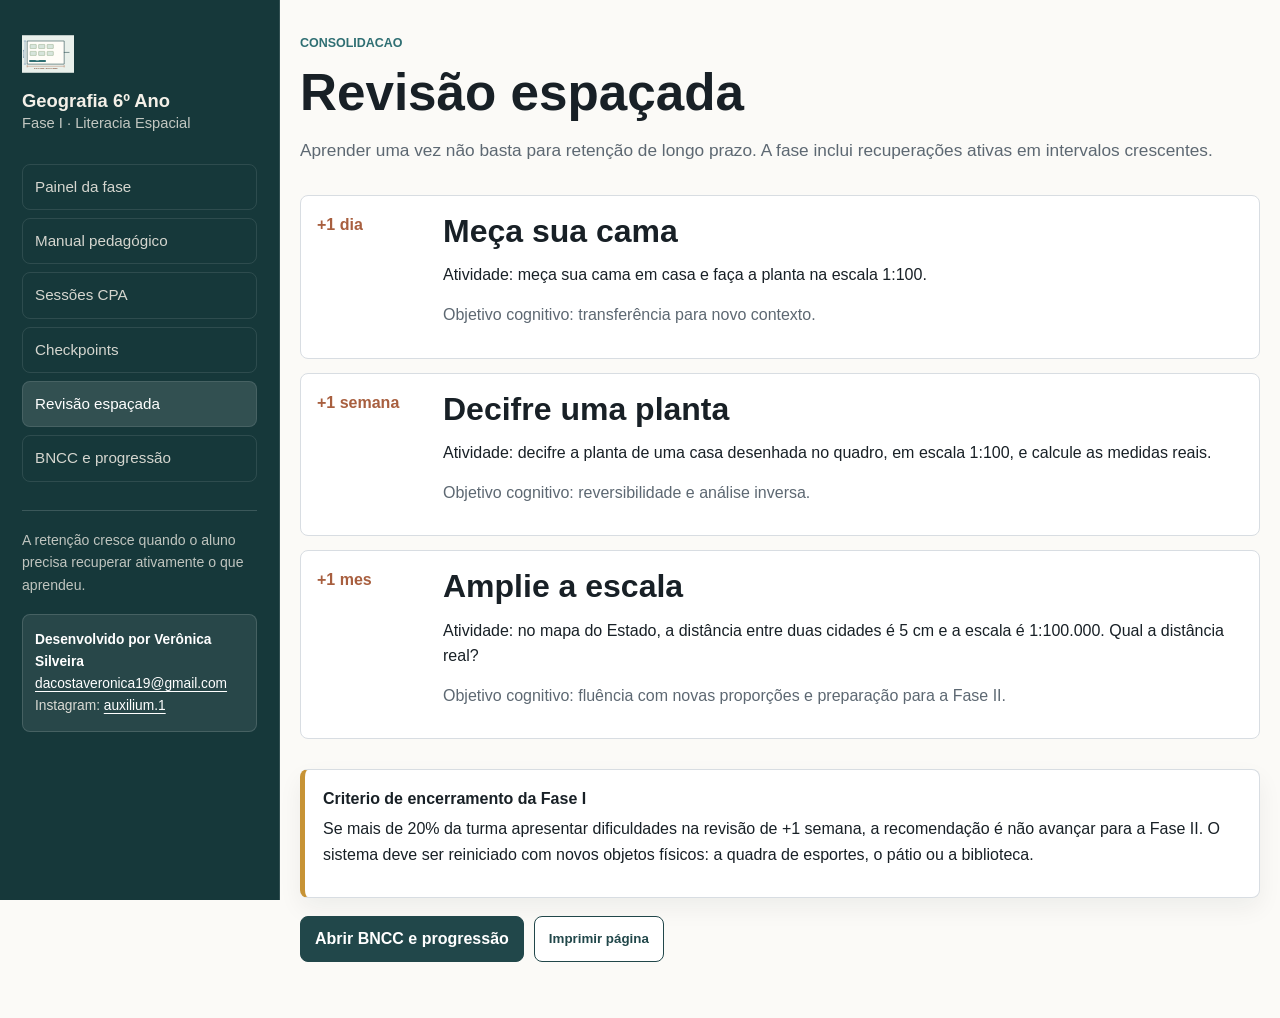
<file: pages/revisao.html>
<!doctype html>
<html lang="pt-BR">
<head>
  <meta charset="utf-8">
  <meta name="viewport" content="width=device-width, initial-scale=1">
  <title>Revisão espaçada | Literacia Espacial</title>
  <link rel="stylesheet" href="../assets/styles.css">
</head>
<body>
  <div class="app-shell">
    <aside class="sidebar">
      <div class="brand">
        <img class="brand-mark" src="../assets/planta-sala.svg" alt="">
        <div><h1>Geografia 6º Ano</h1><p>Fase I · Literacia Espacial</p></div>
      </div>
      <nav class="nav" aria-label="Navegação principal">
        <a href="../index.html">Painel da fase</a>
        <a href="manual.html">Manual pedagógico</a>
        <a href="sessoes.html">Sessões CPA</a>
        <a href="checkpoints.html">Checkpoints</a>
        <a href="revisao.html">Revisão espaçada</a>
        <a href="bncc.html">BNCC e progressão</a>
      </nav>
      <p class="sidebar-note">A retenção cresce quando o aluno precisa recuperar ativamente o que aprendeu.</p>
      <div class="credit">
        <strong>Desenvolvido por Verônica Silveira</strong>
        <a href="mailto:dacostaveronica19@gmail.com">dacostaveronica19@gmail.com</a><br>
        Instagram: <a href="https://www.instagram.com/auxilium.1/">auxilium.1</a>
      </div>
    </aside>
    <main class="content">
      <div class="page">
        <p class="eyebrow">Consolidacao</p>
        <h1>Revisão espaçada</h1>
        <p class="lead">Aprender uma vez não basta para retenção de longo prazo. A fase inclui recuperações ativas em intervalos crescentes.</p>

        <section class="section timeline">
          <div class="timeline-item">
            <div class="when">+1 dia</div>
            <div>
              <h2>Meça sua cama</h2>
              <p>Atividade: meça sua cama em casa e faça a planta na escala 1:100.</p>
              <p class="muted">Objetivo cognitivo: transferência para novo contexto.</p>
            </div>
          </div>
          <div class="timeline-item">
            <div class="when">+1 semana</div>
            <div>
              <h2>Decifre uma planta</h2>
              <p>Atividade: decifre a planta de uma casa desenhada no quadro, em escala 1:100, e calcule as medidas reais.</p>
              <p class="muted">Objetivo cognitivo: reversibilidade e análise inversa.</p>
            </div>
          </div>
          <div class="timeline-item">
            <div class="when">+1 mes</div>
            <div>
              <h2>Amplie a escala</h2>
              <p>Atividade: no mapa do Estado, a distância entre duas cidades é 5 cm e a escala é 1:100.000. Qual a distância real?</p>
              <p class="muted">Objetivo cognitivo: fluência com novas proporções e preparação para a Fase II.</p>
            </div>
          </div>
        </section>

        <section class="section">
          <div class="notice">
            <strong>Criterio de encerramento da Fase I</strong>
            <p>Se mais de 20% da turma apresentar dificuldades na revisão de +1 semana, a recomendação é não avançar para a Fase II. O sistema deve ser reiniciado com novos objetos físicos: a quadra de esportes, o pátio ou a biblioteca.</p>
          </div>
        </section>

        <div class="actions">
          <a class="button" href="bncc.html">Abrir BNCC e progressão</a>
          <button class="button secondary print-button" type="button" data-print>Imprimir página</button>
        </div>
      </div>
    </main>
  </div>
  <script src="../assets/app.js"></script>
</body>
</html>
</file>
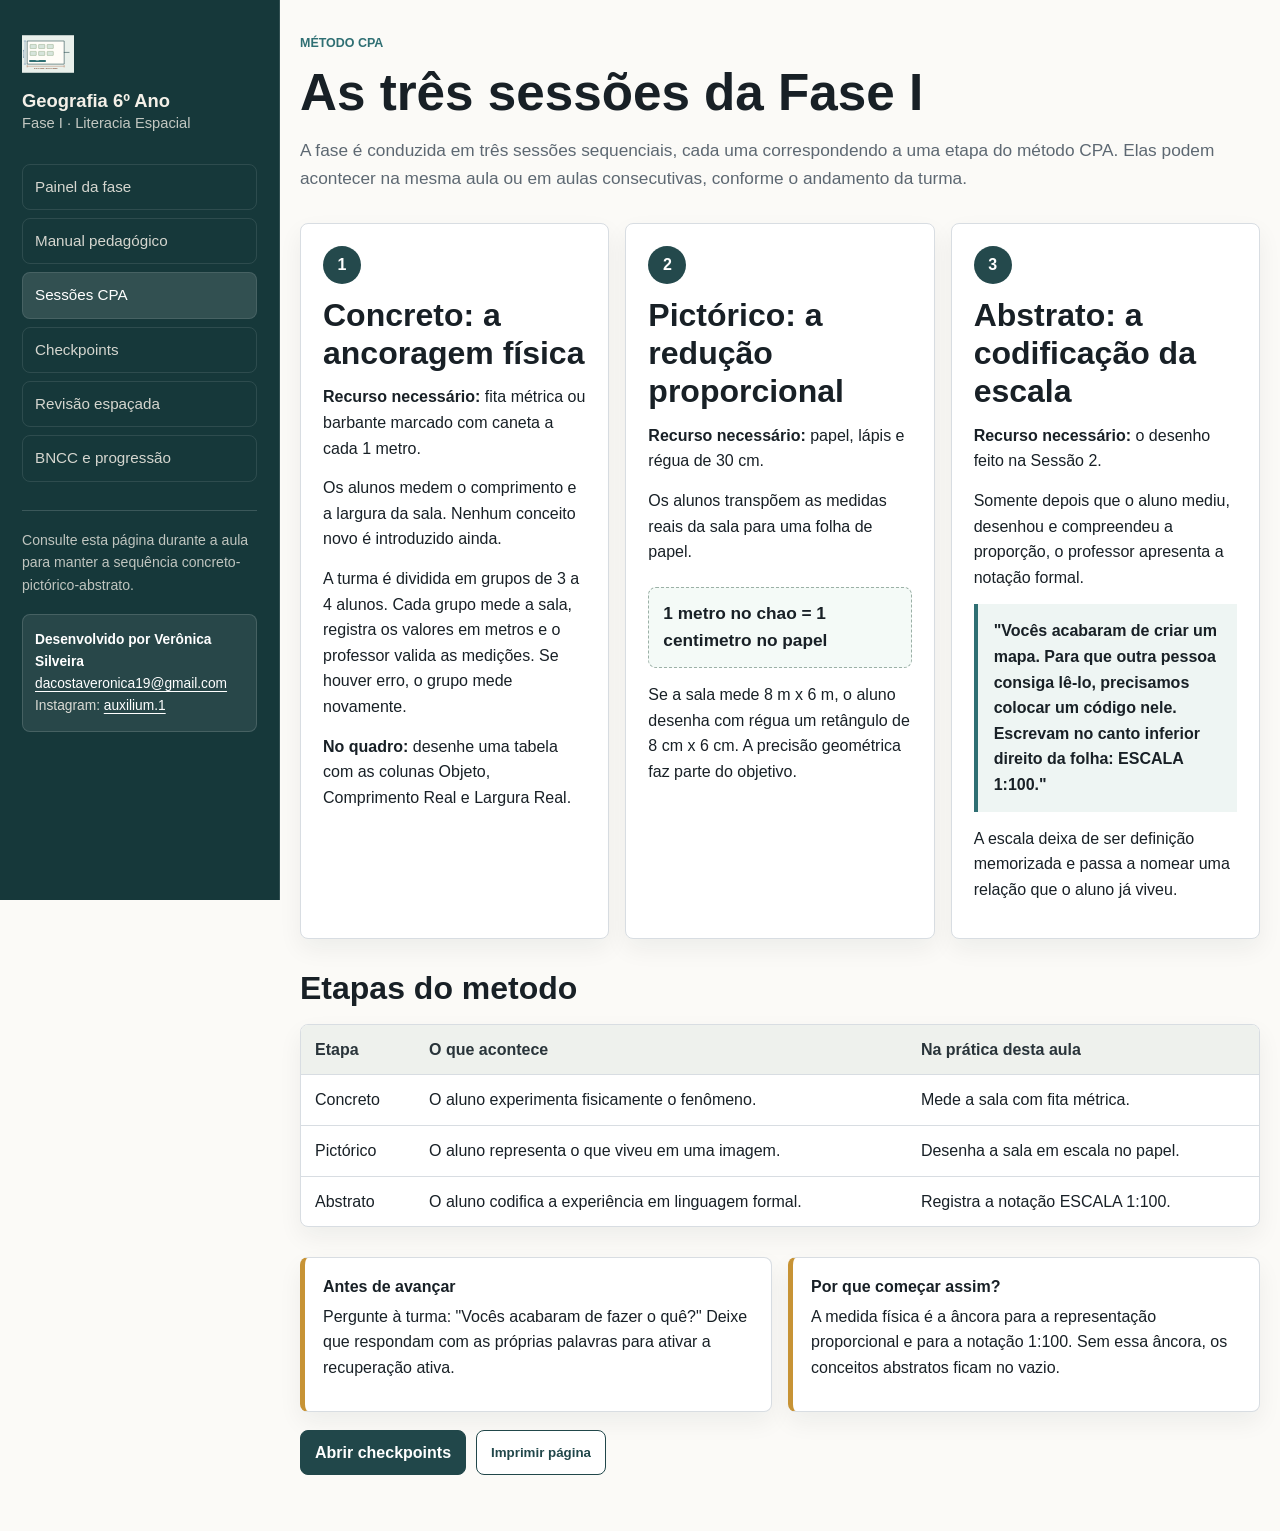
<file: pages/sessoes.html>
<!doctype html>
<html lang="pt-BR">
<head>
  <meta charset="utf-8">
  <meta name="viewport" content="width=device-width, initial-scale=1">
  <title>Sessões CPA | Literacia Espacial</title>
  <link rel="stylesheet" href="../assets/styles.css">
</head>
<body>
  <div class="app-shell">
    <aside class="sidebar">
      <div class="brand">
        <img class="brand-mark" src="../assets/planta-sala.svg" alt="">
        <div><h1>Geografia 6º Ano</h1><p>Fase I · Literacia Espacial</p></div>
      </div>
      <nav class="nav" aria-label="Navegação principal">
        <a href="../index.html">Painel da fase</a>
        <a href="manual.html">Manual pedagógico</a>
        <a href="sessoes.html">Sessões CPA</a>
        <a href="checkpoints.html">Checkpoints</a>
        <a href="revisao.html">Revisão espaçada</a>
        <a href="bncc.html">BNCC e progressão</a>
      </nav>
      <p class="sidebar-note">Consulte esta página durante a aula para manter a sequência concreto-pictórico-abstrato.</p>
      <div class="credit">
        <strong>Desenvolvido por Verônica Silveira</strong>
        <a href="mailto:dacostaveronica19@gmail.com">dacostaveronica19@gmail.com</a><br>
        Instagram: <a href="https://www.instagram.com/auxilium.1/">auxilium.1</a>
      </div>
    </aside>
    <main class="content">
      <div class="page">
        <p class="eyebrow">Método CPA</p>
        <h1>As três sessões da Fase I</h1>
        <p class="lead">A fase é conduzida em três sessões sequenciais, cada uma correspondendo a uma etapa do método CPA. Elas podem acontecer na mesma aula ou em aulas consecutivas, conforme o andamento da turma.</p>

        <section class="section grid">
          <article class="lesson">
            <span class="number">1</span>
            <h2>Concreto: a ancoragem física</h2>
            <p><strong>Recurso necessário:</strong> fita métrica ou barbante marcado com caneta a cada 1 metro.</p>
            <p>Os alunos medem o comprimento e a largura da sala. Nenhum conceito novo é introduzido ainda.</p>
            <p>A turma é dividida em grupos de 3 a 4 alunos. Cada grupo mede a sala, registra os valores em metros e o professor valida as medições. Se houver erro, o grupo mede novamente.</p>
            <p><strong>No quadro:</strong> desenhe uma tabela com as colunas Objeto, Comprimento Real e Largura Real.</p>
          </article>

          <article class="lesson">
            <span class="number">2</span>
            <h2>Pictórico: a redução proporcional</h2>
            <p><strong>Recurso necessário:</strong> papel, lápis e régua de 30 cm.</p>
            <p>Os alunos transpõem as medidas reais da sala para uma folha de papel.</p>
            <p class="formula">1 metro no chao = 1 centimetro no papel</p>
            <p>Se a sala mede 8 m x 6 m, o aluno desenha com régua um retângulo de 8 cm x 6 cm. A precisão geométrica faz parte do objetivo.</p>
          </article>

          <article class="lesson">
            <span class="number">3</span>
            <h2>Abstrato: a codificação da escala</h2>
            <p><strong>Recurso necessário:</strong> o desenho feito na Sessão 2.</p>
            <p>Somente depois que o aluno mediu, desenhou e compreendeu a proporção, o professor apresenta a notação formal.</p>
            <p class="quote">"Vocês acabaram de criar um mapa. Para que outra pessoa consiga lê-lo, precisamos colocar um código nele. Escrevam no canto inferior direito da folha: ESCALA 1:100."</p>
            <p>A escala deixa de ser definição memorizada e passa a nomear uma relação que o aluno já viveu.</p>
          </article>
        </section>

        <section class="section">
          <h2>Etapas do metodo</h2>
          <div class="table-wrap">
            <table>
              <thead><tr><th>Etapa</th><th>O que acontece</th><th>Na prática desta aula</th></tr></thead>
              <tbody>
                <tr><td>Concreto</td><td>O aluno experimenta fisicamente o fenômeno.</td><td>Mede a sala com fita métrica.</td></tr>
                <tr><td>Pictórico</td><td>O aluno representa o que viveu em uma imagem.</td><td>Desenha a sala em escala no papel.</td></tr>
                <tr><td>Abstrato</td><td>O aluno codifica a experiência em linguagem formal.</td><td>Registra a notação ESCALA 1:100.</td></tr>
              </tbody>
            </table>
          </div>
        </section>

        <section class="section grid two">
          <div class="notice">
            <strong>Antes de avançar</strong>
            <p>Pergunte à turma: "Vocês acabaram de fazer o quê?" Deixe que respondam com as próprias palavras para ativar a recuperação ativa.</p>
          </div>
          <div class="notice">
            <strong>Por que começar assim?</strong>
            <p>A medida física é a âncora para a representação proporcional e para a notação 1:100. Sem essa âncora, os conceitos abstratos ficam no vazio.</p>
          </div>
        </section>

        <div class="actions">
          <a class="button" href="checkpoints.html">Abrir checkpoints</a>
          <button class="button secondary print-button" type="button" data-print>Imprimir página</button>
        </div>
      </div>
    </main>
  </div>
  <script src="../assets/app.js"></script>
</body>
</html>
</file>
<file: Geografia/assets/styles.css>
:root {
  color-scheme: light;
  --ink: #182026;
  --muted: #5d6872;
  --line: #d8dde2;
  --paper: #fbfaf7;
  --surface: #ffffff;
  --map: #2f6f73;
  --clay: #a85f3f;
  --leaf: #557a46;
  --sky: #3e6d9c;
  --gold: #c79335;
  --shadow: 0 16px 36px rgba(24, 32, 38, 0.1);
}

* {
  box-sizing: border-box;
}

html {
  scroll-behavior: smooth;
}

body {
  margin: 0;
  font-family: Arial, Helvetica, sans-serif;
  color: var(--ink);
  background: var(--paper);
  line-height: 1.6;
}

a {
  color: inherit;
}

.app-shell {
  min-height: 100vh;
  display: grid;
  grid-template-columns: 280px minmax(0, 1fr);
}

.sidebar {
  position: sticky;
  top: 0;
  height: 100vh;
  padding: 28px 22px;
  background: #16383a;
  color: #f4f0e8;
  border-right: 1px solid rgba(255, 255, 255, 0.12);
  overflow-y: auto;
}

.brand {
  display: grid;
  gap: 10px;
  margin-bottom: 28px;
}

.brand-mark {
  width: 52px;
  height: 52px;
}

.brand h1 {
  margin: 0;
  font-size: 1.15rem;
  line-height: 1.2;
}

.brand p {
  margin: 0;
  color: rgba(244, 240, 232, 0.78);
  font-size: 0.92rem;
}

.nav {
  display: grid;
  gap: 8px;
}

.nav a {
  display: flex;
  align-items: center;
  min-height: 44px;
  padding: 10px 12px;
  border: 1px solid rgba(255, 255, 255, 0.1);
  border-radius: 8px;
  color: rgba(244, 240, 232, 0.86);
  text-decoration: none;
  font-size: 0.95rem;
}

.nav a:hover,
.nav a.active {
  background: rgba(255, 255, 255, 0.12);
  color: #ffffff;
}

.sidebar-note {
  margin-top: 28px;
  padding-top: 18px;
  border-top: 1px solid rgba(255, 255, 255, 0.16);
  color: rgba(244, 240, 232, 0.76);
  font-size: 0.88rem;
}

.credit {
  margin-top: 18px;
  padding: 14px 12px;
  border: 1px solid rgba(255, 255, 255, 0.14);
  border-radius: 8px;
  background: rgba(255, 255, 255, 0.08);
  color: rgba(244, 240, 232, 0.88);
  font-size: 0.86rem;
}

.credit strong {
  display: block;
  color: #ffffff;
}

.credit a {
  color: #ffffff;
  text-decoration: underline;
  text-underline-offset: 3px;
}

.content {
  min-width: 0;
}

.topbar {
  display: none;
}

.page {
  width: min(1120px, calc(100% - 40px));
  margin: 0 auto;
  padding: 34px 0 56px;
}

.hero {
  display: grid;
  grid-template-columns: minmax(0, 1fr) 360px;
  gap: 28px;
  align-items: stretch;
  padding: 30px;
  background: #ffffff;
  border: 1px solid var(--line);
  border-radius: 8px;
  box-shadow: var(--shadow);
}

.eyebrow {
  margin: 0 0 8px;
  color: var(--map);
  font-weight: 700;
  letter-spacing: 0;
  text-transform: uppercase;
  font-size: 0.78rem;
}

h1,
h2,
h3 {
  margin-top: 0;
  line-height: 1.2;
}

h1 {
  margin-bottom: 14px;
  font-size: clamp(2rem, 4vw, 3.4rem);
}

h2 {
  margin-bottom: 12px;
  font-size: clamp(1.45rem, 2.6vw, 2rem);
}

h3 {
  margin-bottom: 10px;
  font-size: 1.1rem;
}

p {
  margin: 0 0 14px;
}

.lead {
  color: var(--muted);
  font-size: 1.08rem;
}

.meta-strip {
  display: flex;
  flex-wrap: wrap;
  gap: 10px;
  margin-top: 20px;
}

.pill {
  display: inline-flex;
  align-items: center;
  gap: 8px;
  padding: 8px 10px;
  border: 1px solid var(--line);
  border-radius: 999px;
  background: #f7f4ed;
  color: #354047;
  font-size: 0.9rem;
  white-space: nowrap;
}

.map-panel {
  display: grid;
  place-items: center;
  min-height: 280px;
  border-radius: 8px;
  background: #e9f0eb;
  border: 1px solid #cbd8cf;
  overflow: hidden;
}

.map-panel svg {
  width: 100%;
  height: 100%;
  min-height: 280px;
}

.section {
  margin-top: 30px;
}

.grid {
  display: grid;
  grid-template-columns: repeat(3, minmax(0, 1fr));
  gap: 16px;
}

.grid.two {
  grid-template-columns: repeat(2, minmax(0, 1fr));
}

.card,
.manual-section,
.lesson,
.notice,
.table-wrap {
  background: var(--surface);
  border: 1px solid var(--line);
  border-radius: 8px;
  box-shadow: 0 10px 24px rgba(24, 32, 38, 0.06);
}

.card {
  display: grid;
  gap: 12px;
  padding: 18px;
  text-decoration: none;
}

.card:hover {
  border-color: var(--map);
  transform: translateY(-1px);
}

.card strong {
  font-size: 1.04rem;
}

.card span,
.muted {
  color: var(--muted);
}

.tag {
  width: fit-content;
  padding: 4px 8px;
  border-radius: 6px;
  background: #ebf2ef;
  color: #245458;
  font-size: 0.78rem;
  font-weight: 700;
}

.manual-section {
  padding: 24px;
  margin-top: 18px;
}

.manual-section h2 {
  border-bottom: 1px solid var(--line);
  padding-bottom: 10px;
}

.manual-section h3 {
  margin-top: 22px;
  color: #24494c;
}

.lesson {
  padding: 22px;
}

.lesson .number {
  display: inline-grid;
  place-items: center;
  width: 38px;
  height: 38px;
  margin-bottom: 12px;
  border-radius: 50%;
  background: #24494c;
  color: #ffffff;
  font-weight: 700;
}

.notice {
  padding: 16px 18px;
  border-left: 5px solid var(--gold);
}

.notice strong {
  display: block;
  margin-bottom: 4px;
}

.quote {
  padding: 14px 16px;
  border-left: 4px solid var(--map);
  background: #eef5f3;
  font-weight: 700;
}

.formula {
  display: inline-block;
  margin: 8px 0 14px;
  padding: 12px 14px;
  border: 1px dashed #9bb0a6;
  border-radius: 8px;
  background: #f4faf7;
  font-weight: 700;
  font-size: 1.08rem;
}

.table-wrap {
  overflow-x: auto;
  margin: 16px 0;
}

table {
  width: 100%;
  border-collapse: collapse;
  min-width: 620px;
}

th,
td {
  padding: 12px 14px;
  border-bottom: 1px solid var(--line);
  text-align: left;
  vertical-align: top;
}

th {
  background: #eef1ed;
  color: #29343a;
}

tr:last-child td {
  border-bottom: 0;
}

.actions {
  display: flex;
  flex-wrap: wrap;
  gap: 10px;
  margin-top: 18px;
}

.button {
  display: inline-flex;
  align-items: center;
  justify-content: center;
  min-height: 42px;
  padding: 9px 14px;
  border: 1px solid #21474a;
  border-radius: 8px;
  background: #21474a;
  color: #ffffff;
  text-decoration: none;
  font-weight: 700;
}

.button.secondary {
  background: #ffffff;
  color: #21474a;
}

.timeline {
  display: grid;
  gap: 14px;
}

.timeline-item {
  display: grid;
  grid-template-columns: 110px minmax(0, 1fr);
  gap: 16px;
  padding: 16px;
  background: #ffffff;
  border: 1px solid var(--line);
  border-radius: 8px;
}

.when {
  color: var(--clay);
  font-weight: 700;
}

.print-button {
  cursor: pointer;
}

@media (max-width: 900px) {
  .app-shell {
    display: block;
  }

  .sidebar {
    position: static;
    height: auto;
    padding: 18px;
  }

  .brand {
    grid-template-columns: 52px minmax(0, 1fr);
    align-items: center;
    margin-bottom: 16px;
  }

  .nav {
    grid-template-columns: repeat(2, minmax(0, 1fr));
  }

  .sidebar-note {
    display: none;
  }

  .credit {
    margin-top: 14px;
  }

  .page {
    width: min(100% - 28px, 760px);
    padding-top: 22px;
  }

  .hero {
    grid-template-columns: 1fr;
    padding: 22px;
  }

  .grid,
  .grid.two {
    grid-template-columns: 1fr;
  }
}

@media (max-width: 560px) {
  .nav {
    grid-template-columns: 1fr;
  }

  h1 {
    font-size: 2rem;
  }

  .meta-strip {
    display: grid;
  }

  .pill {
    white-space: normal;
  }

  .timeline-item {
    grid-template-columns: 1fr;
  }
}

@media print {
  .sidebar,
  .actions {
    display: none;
  }

  .app-shell {
    display: block;
  }

  body {
    background: #ffffff;
  }

  .page {
    width: 100%;
    padding: 0;
  }

  .card,
  .manual-section,
  .lesson,
  .notice,
  .table-wrap,
  .hero {
    box-shadow: none;
  }
}
</file>
<file: assets/styles.css>
:root {
  color-scheme: light;
  --ink: #182026;
  --muted: #5d6872;
  --line: #d8dde2;
  --paper: #fbfaf7;
  --surface: #ffffff;
  --map: #2f6f73;
  --clay: #a85f3f;
  --leaf: #557a46;
  --sky: #3e6d9c;
  --gold: #c79335;
  --shadow: 0 16px 36px rgba(24, 32, 38, 0.1);
}

* {
  box-sizing: border-box;
}

html {
  scroll-behavior: smooth;
}

body {
  margin: 0;
  font-family: Arial, Helvetica, sans-serif;
  color: var(--ink);
  background: var(--paper);
  line-height: 1.6;
}

a {
  color: inherit;
}

.app-shell {
  min-height: 100vh;
  display: grid;
  grid-template-columns: 280px minmax(0, 1fr);
}

.sidebar {
  position: sticky;
  top: 0;
  height: 100vh;
  padding: 28px 22px;
  background: #16383a;
  color: #f4f0e8;
  border-right: 1px solid rgba(255, 255, 255, 0.12);
  overflow-y: auto;
}

.brand {
  display: grid;
  gap: 10px;
  margin-bottom: 28px;
}

.brand-mark {
  width: 52px;
  height: 52px;
}

.brand h1 {
  margin: 0;
  font-size: 1.15rem;
  line-height: 1.2;
}

.brand p {
  margin: 0;
  color: rgba(244, 240, 232, 0.78);
  font-size: 0.92rem;
}

.nav {
  display: grid;
  gap: 8px;
}

.nav a {
  display: flex;
  align-items: center;
  min-height: 44px;
  padding: 10px 12px;
  border: 1px solid rgba(255, 255, 255, 0.1);
  border-radius: 8px;
  color: rgba(244, 240, 232, 0.86);
  text-decoration: none;
  font-size: 0.95rem;
}

.nav a:hover,
.nav a.active {
  background: rgba(255, 255, 255, 0.12);
  color: #ffffff;
}

.sidebar-note {
  margin-top: 28px;
  padding-top: 18px;
  border-top: 1px solid rgba(255, 255, 255, 0.16);
  color: rgba(244, 240, 232, 0.76);
  font-size: 0.88rem;
}

.credit {
  margin-top: 18px;
  padding: 14px 12px;
  border: 1px solid rgba(255, 255, 255, 0.14);
  border-radius: 8px;
  background: rgba(255, 255, 255, 0.08);
  color: rgba(244, 240, 232, 0.88);
  font-size: 0.86rem;
}

.credit strong {
  display: block;
  color: #ffffff;
}

.credit a {
  color: #ffffff;
  text-decoration: underline;
  text-underline-offset: 3px;
}

.content {
  min-width: 0;
}

.topbar {
  display: none;
}

.page {
  width: min(1120px, calc(100% - 40px));
  margin: 0 auto;
  padding: 34px 0 56px;
}

.hero {
  display: grid;
  grid-template-columns: minmax(0, 1fr) 360px;
  gap: 28px;
  align-items: stretch;
  padding: 30px;
  background: #ffffff;
  border: 1px solid var(--line);
  border-radius: 8px;
  box-shadow: var(--shadow);
}

.eyebrow {
  margin: 0 0 8px;
  color: var(--map);
  font-weight: 700;
  letter-spacing: 0;
  text-transform: uppercase;
  font-size: 0.78rem;
}

h1,
h2,
h3 {
  margin-top: 0;
  line-height: 1.2;
}

h1 {
  margin-bottom: 14px;
  font-size: clamp(2rem, 4vw, 3.4rem);
}

h2 {
  margin-bottom: 12px;
  font-size: clamp(1.45rem, 2.6vw, 2rem);
}

h3 {
  margin-bottom: 10px;
  font-size: 1.1rem;
}

p {
  margin: 0 0 14px;
}

.lead {
  color: var(--muted);
  font-size: 1.08rem;
}

.meta-strip {
  display: flex;
  flex-wrap: wrap;
  gap: 10px;
  margin-top: 20px;
}

.pill {
  display: inline-flex;
  align-items: center;
  gap: 8px;
  padding: 8px 10px;
  border: 1px solid var(--line);
  border-radius: 999px;
  background: #f7f4ed;
  color: #354047;
  font-size: 0.9rem;
  white-space: nowrap;
}

.map-panel {
  display: grid;
  place-items: center;
  min-height: 280px;
  border-radius: 8px;
  background: #e9f0eb;
  border: 1px solid #cbd8cf;
  overflow: hidden;
}

.map-panel svg {
  width: 100%;
  height: 100%;
  min-height: 280px;
}

.section {
  margin-top: 30px;
}

.grid {
  display: grid;
  grid-template-columns: repeat(3, minmax(0, 1fr));
  gap: 16px;
}

.grid.two {
  grid-template-columns: repeat(2, minmax(0, 1fr));
}

.card,
.manual-section,
.lesson,
.notice,
.table-wrap {
  background: var(--surface);
  border: 1px solid var(--line);
  border-radius: 8px;
  box-shadow: 0 10px 24px rgba(24, 32, 38, 0.06);
}

.card {
  display: grid;
  gap: 12px;
  padding: 18px;
  text-decoration: none;
}

.card:hover {
  border-color: var(--map);
  transform: translateY(-1px);
}

.card strong {
  font-size: 1.04rem;
}

.card span,
.muted {
  color: var(--muted);
}

.tag {
  width: fit-content;
  padding: 4px 8px;
  border-radius: 6px;
  background: #ebf2ef;
  color: #245458;
  font-size: 0.78rem;
  font-weight: 700;
}

.manual-section {
  padding: 24px;
  margin-top: 18px;
}

.manual-section h2 {
  border-bottom: 1px solid var(--line);
  padding-bottom: 10px;
}

.manual-section h3 {
  margin-top: 22px;
  color: #24494c;
}

.lesson {
  padding: 22px;
}

.lesson .number {
  display: inline-grid;
  place-items: center;
  width: 38px;
  height: 38px;
  margin-bottom: 12px;
  border-radius: 50%;
  background: #24494c;
  color: #ffffff;
  font-weight: 700;
}

.notice {
  padding: 16px 18px;
  border-left: 5px solid var(--gold);
}

.notice strong {
  display: block;
  margin-bottom: 4px;
}

.quote {
  padding: 14px 16px;
  border-left: 4px solid var(--map);
  background: #eef5f3;
  font-weight: 700;
}

.formula {
  display: inline-block;
  margin: 8px 0 14px;
  padding: 12px 14px;
  border: 1px dashed #9bb0a6;
  border-radius: 8px;
  background: #f4faf7;
  font-weight: 700;
  font-size: 1.08rem;
}

.table-wrap {
  overflow-x: auto;
  margin: 16px 0;
}

table {
  width: 100%;
  border-collapse: collapse;
  min-width: 620px;
}

th,
td {
  padding: 12px 14px;
  border-bottom: 1px solid var(--line);
  text-align: left;
  vertical-align: top;
}

th {
  background: #eef1ed;
  color: #29343a;
}

tr:last-child td {
  border-bottom: 0;
}

.actions {
  display: flex;
  flex-wrap: wrap;
  gap: 10px;
  margin-top: 18px;
}

.button {
  display: inline-flex;
  align-items: center;
  justify-content: center;
  min-height: 42px;
  padding: 9px 14px;
  border: 1px solid #21474a;
  border-radius: 8px;
  background: #21474a;
  color: #ffffff;
  text-decoration: none;
  font-weight: 700;
}

.button.secondary {
  background: #ffffff;
  color: #21474a;
}

.timeline {
  display: grid;
  gap: 14px;
}

.timeline-item {
  display: grid;
  grid-template-columns: 110px minmax(0, 1fr);
  gap: 16px;
  padding: 16px;
  background: #ffffff;
  border: 1px solid var(--line);
  border-radius: 8px;
}

.when {
  color: var(--clay);
  font-weight: 700;
}

.print-button {
  cursor: pointer;
}

@media (max-width: 900px) {
  .app-shell {
    display: block;
  }

  .sidebar {
    position: static;
    height: auto;
    padding: 18px;
  }

  .brand {
    grid-template-columns: 52px minmax(0, 1fr);
    align-items: center;
    margin-bottom: 16px;
  }

  .nav {
    grid-template-columns: repeat(2, minmax(0, 1fr));
  }

  .sidebar-note {
    display: none;
  }

  .credit {
    margin-top: 14px;
  }

  .page {
    width: min(100% - 28px, 760px);
    padding-top: 22px;
  }

  .hero {
    grid-template-columns: 1fr;
    padding: 22px;
  }

  .grid,
  .grid.two {
    grid-template-columns: 1fr;
  }
}

@media (max-width: 560px) {
  .nav {
    grid-template-columns: 1fr;
  }

  h1 {
    font-size: 2rem;
  }

  .meta-strip {
    display: grid;
  }

  .pill {
    white-space: normal;
  }

  .timeline-item {
    grid-template-columns: 1fr;
  }
}

@media print {
  .sidebar,
  .actions {
    display: none;
  }

  .app-shell {
    display: block;
  }

  body {
    background: #ffffff;
  }

  .page {
    width: 100%;
    padding: 0;
  }

  .card,
  .manual-section,
  .lesson,
  .notice,
  .table-wrap,
  .hero {
    box-shadow: none;
  }
}
</file>
